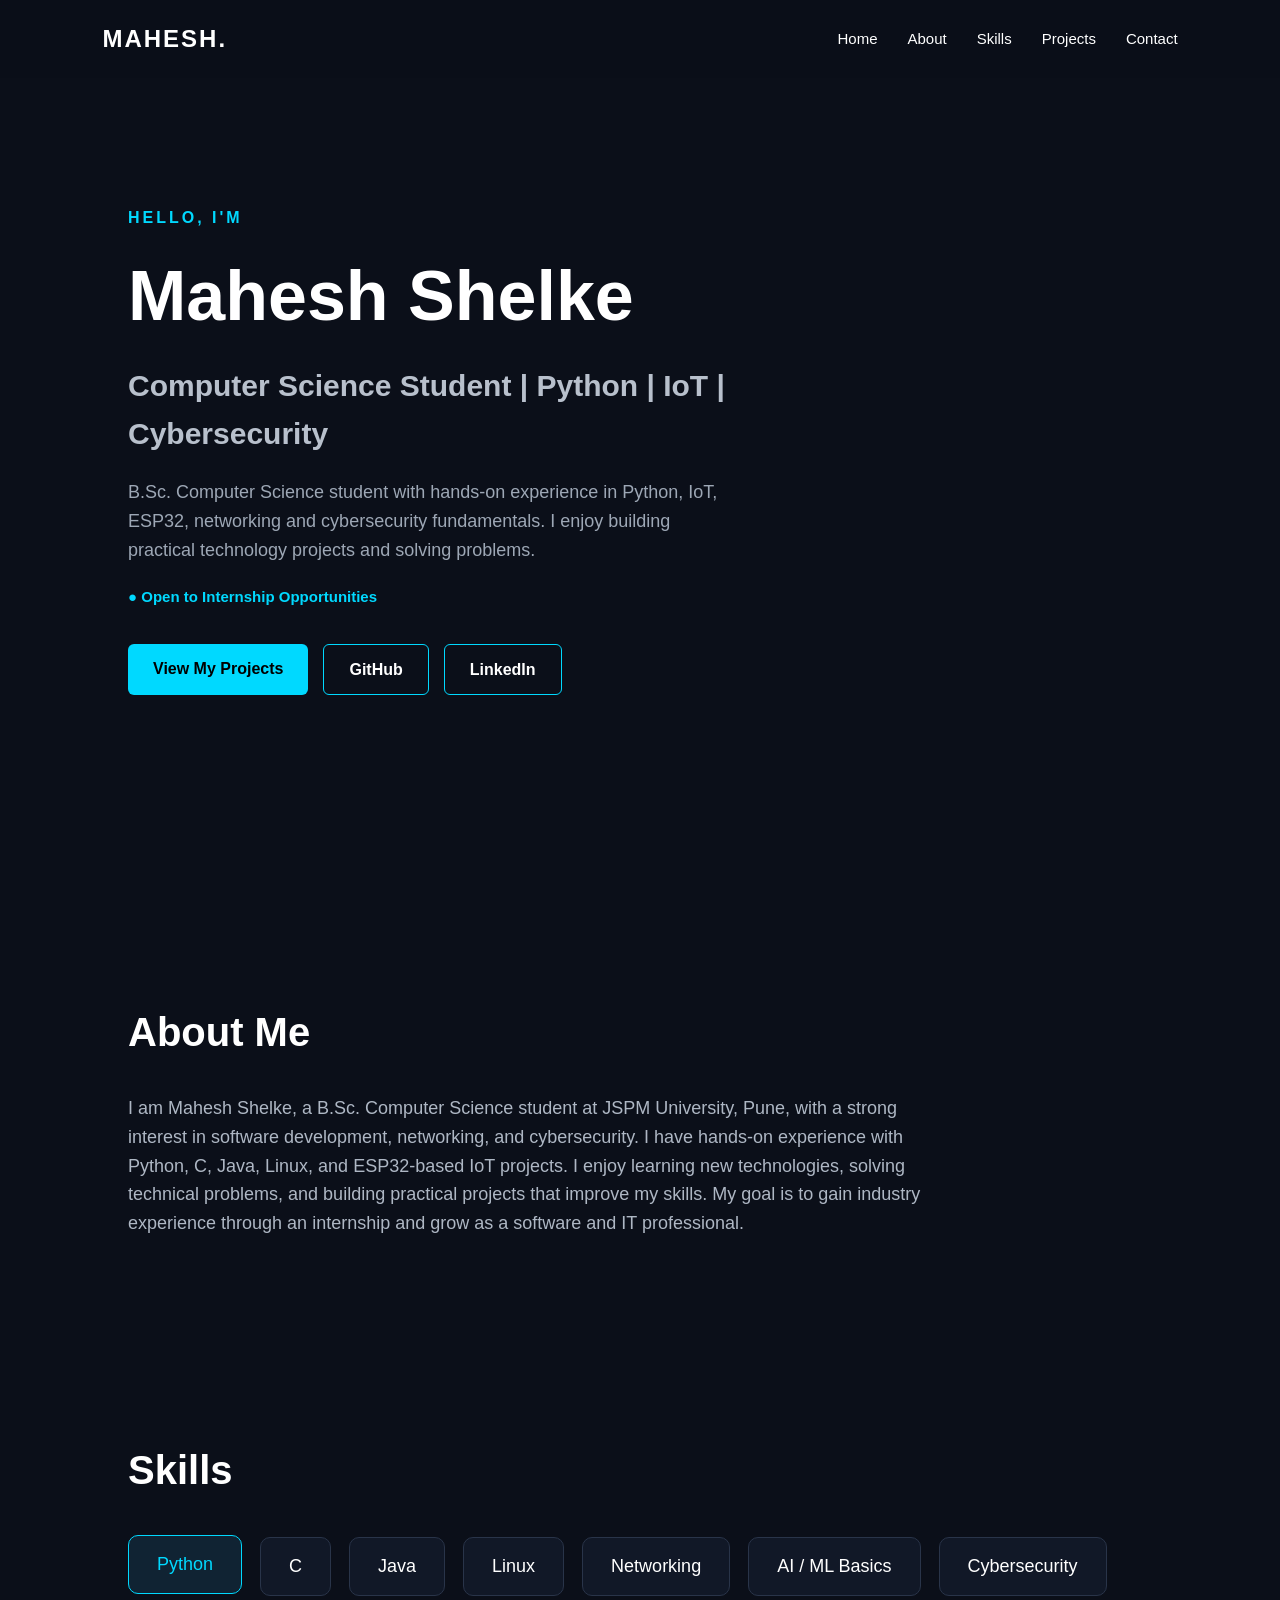
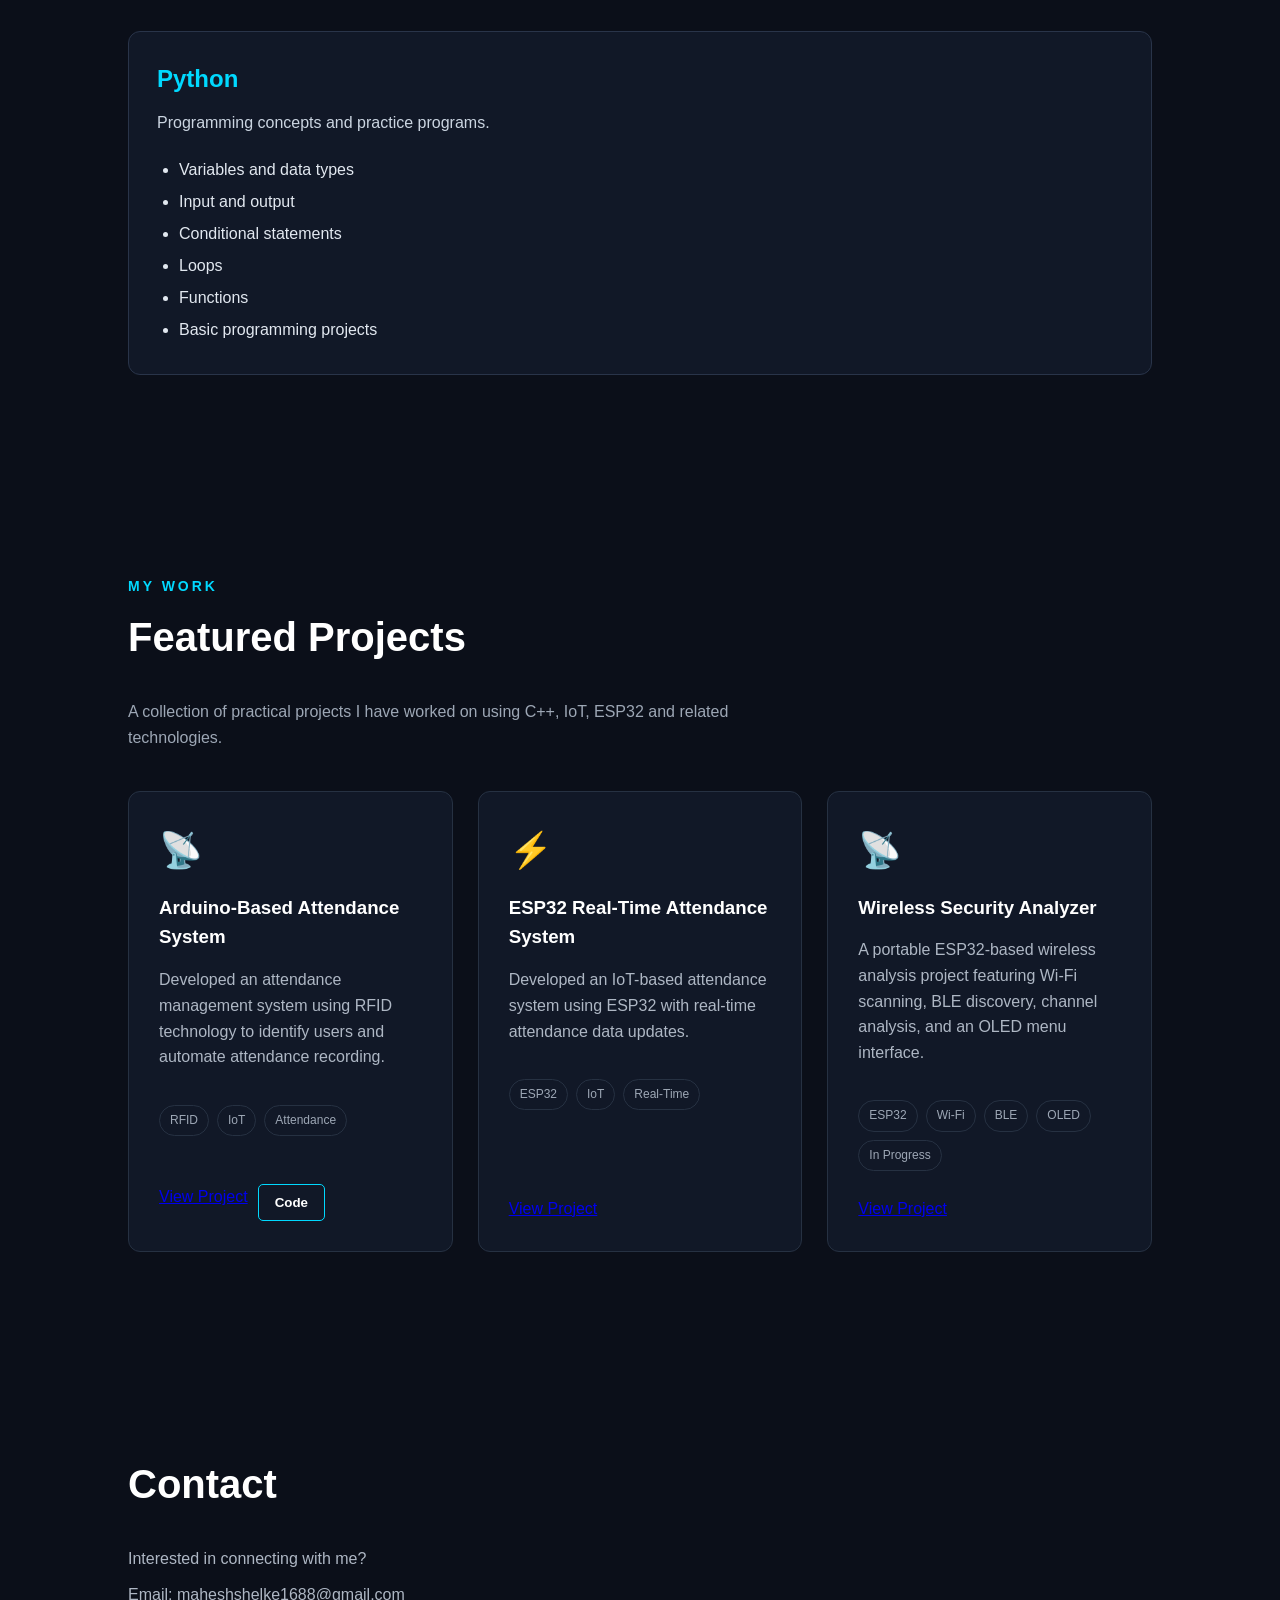
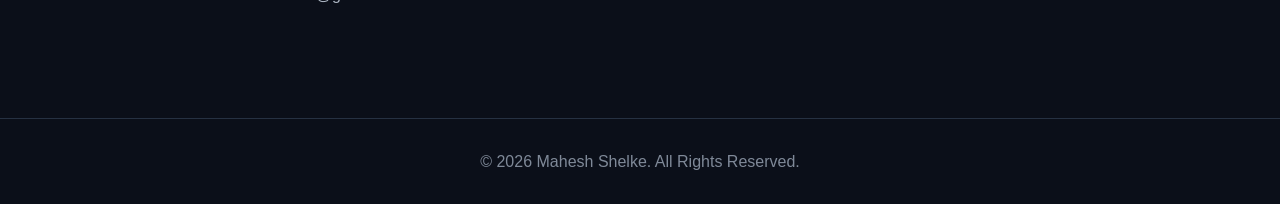
<file: index.html>
<!DOCTYPE html>
<html lang="en">
<head>
    <meta charset="UTF-8">
    <meta name="viewport" content="width=device-width, initial-scale=1.0">

    <title>Mahesh Shelke | Portfolio</title>

    <link rel="stylesheet" href="style.css">
</head>

<body>

    <!-- Navigation -->
    <nav>
        <div class="logo">MAHESH.</div>

        <div class="nav-links">
            <a href="#home">Home</a>
            <a href="#about">About</a>
            <a href="#skills">Skills</a>
            <a href="#projects">Projects</a>
            <a href="#contact">Contact</a>
        </div>
    </nav>


    <!-- Home Section -->
    <section id="home" class="hero">

        <div class="hero-text">

<p class="hello">HELLO, I'M</p>

<h1>Mahesh Shelke</h1>

<h2>
    Computer Science Student | Python | IoT | Cybersecurity
</h2>

<p class="intro">
    B.Sc. Computer Science student with hands-on experience
    in Python, IoT, ESP32, networking and cybersecurity fundamentals.
    I enjoy building practical technology projects and solving problems.
</p>

<div class="status">
    ● Open to Internship Opportunities
</div>

<div class="buttons">

    <a href="#projects" class="btn">
        View My Projects
    </a>

    <a href="https://github.com/maheshshelke1688-beep"
       target="_blank"
       class="btn outline">
        GitHub
    </a>

    <a href="https://www.linkedin.com/in/mahesh-shelke-8409b2345"
       target="_blank"
       class="btn outline">
        LinkedIn
    </a>

</div>

    </section>


    <!-- About Section -->
    <section id="about">

        <h2>About Me</h2>

        <p>
            I am Mahesh Shelke, a B.Sc. Computer Science student at JSPM
            University, Pune, with a strong interest in software development,
            networking, and cybersecurity. I have hands-on experience with
            Python, C, Java, Linux, and ESP32-based IoT projects. I enjoy
            learning new technologies, solving technical problems, and
            building practical projects that improve my skills. My goal is
            to gain industry experience through an internship and grow as a
            software and IT professional.
     </p>

    </section>


    <!-- Skills Section -->
   <section id="skills" class="skills-section">
    <div class="container">
        <h2>Skills</h2>

        <div class="skills-list">
            <button class="skill-btn active" data-skill="python">Python</button>
            <button class="skill-btn" data-skill="c">C</button>
            <button class="skill-btn" data-skill="java">Java</button>
            <button class="skill-btn" data-skill="linux">Linux</button>
            <button class="skill-btn" data-skill="networking">Networking</button>
            <button class="skill-btn" data-skill="aiml">AI / ML Basics</button>
            <button class="skill-btn" data-skill="cybersecurity">Cybersecurity</button>
        </div>

        <div class="skill-details visible" id="skill-details">
            <h3 id="skill-title">Python</h3>
            <p id="skill-description">Programming concepts and practice programs.</p>
            <ul id="skill-topics">
                <li>Variables and data types</li>
                <li>Input and output</li>
                <li>Conditional statements</li>
                <li>Loops</li>
                <li>Functions</li>
                <li>Basic programming projects</li>
            </ul>
            <div id="skill-programs"></div>
                <pre id="skill-code" hidden></pre>
        </div>
    </div>
</section>
<!-- Projects Section -->
<section id="projects">

    <p class="section-label">MY WORK</p>

    <h2>Featured Projects</h2>

    <p class="section-description">
        A collection of practical projects I have worked on
        using C++, IoT, ESP32 and related technologies.
    </p>

    <div class="projects-container">

        <!-- Project 1 -->
        <div class="project-card">

            <div class="project-icon">📡</div>

            <h3>Arduino-Based Attendance System</h3>

            <p>
                Developed an attendance management system using
                RFID technology to identify users and automate
                attendance recording.
            </p>

            <div class="project-tags">
                <span>RFID</span>
                <span>IoT</span>
                <span>Attendance</span>
            </div>

            <div class="project-buttons">
                <a href="arduino-attendance.html" class="project-btn">View Project</a>
                <button class="secondary-btn">Code</button>
            </div>
        </div>


        <!-- Project 2 -->
        <div class="project-card">

            <div class="project-icon">⚡</div>

            <h3>ESP32 Real-Time Attendance System</h3>

            <p>
                Developed an IoT-based attendance system using
                ESP32 with real-time attendance data updates.
            </p>

            <div class="project-tags">
                <span>ESP32</span>
                <span>IoT</span>
                <span>Real-Time</span>
            </div>

            <div class="project-buttons">
                <a href="esp32-attendance.html" class="project-btn">View Project</a>
            </div>

        </div>


        <!-- Project 3 -->
       
            <div class="project-card">

                 <div class="project-icon">📡</div>

                <h3>Wireless Security Analyzer</h3>

                <p>
                     A portable ESP32-based wireless analysis project featuring
                     Wi-Fi scanning, BLE discovery, channel analysis, and an OLED
                     menu interface.
                </p>

                <div class="project-tags">
                    <span>ESP32</span>
                    <span>Wi-Fi</span>
                    <span>BLE</span>
                    <span>OLED</span>
                    <span>In Progress</span>
                </div>

    <div class="project-buttons">
        <a href="wireless-security-analyzer.html" class="project-btn">
            View Project
        </a>
    </div>

</div>



    </div>

</section>
    <!-- Contact Section -->
    <section id="contact">

        <h2>Contact</h2>

        <p>
            Interested in connecting with me?
        </p>

        <p>
            Email: maheshshelke1688@gmail.com
        </p>

    </section>


    <footer>

        <p>© 2026 Mahesh Shelke. All Rights Reserved.</p>

    </footer>


    <script src="script.js"></script>

</body>
</html>
</file>
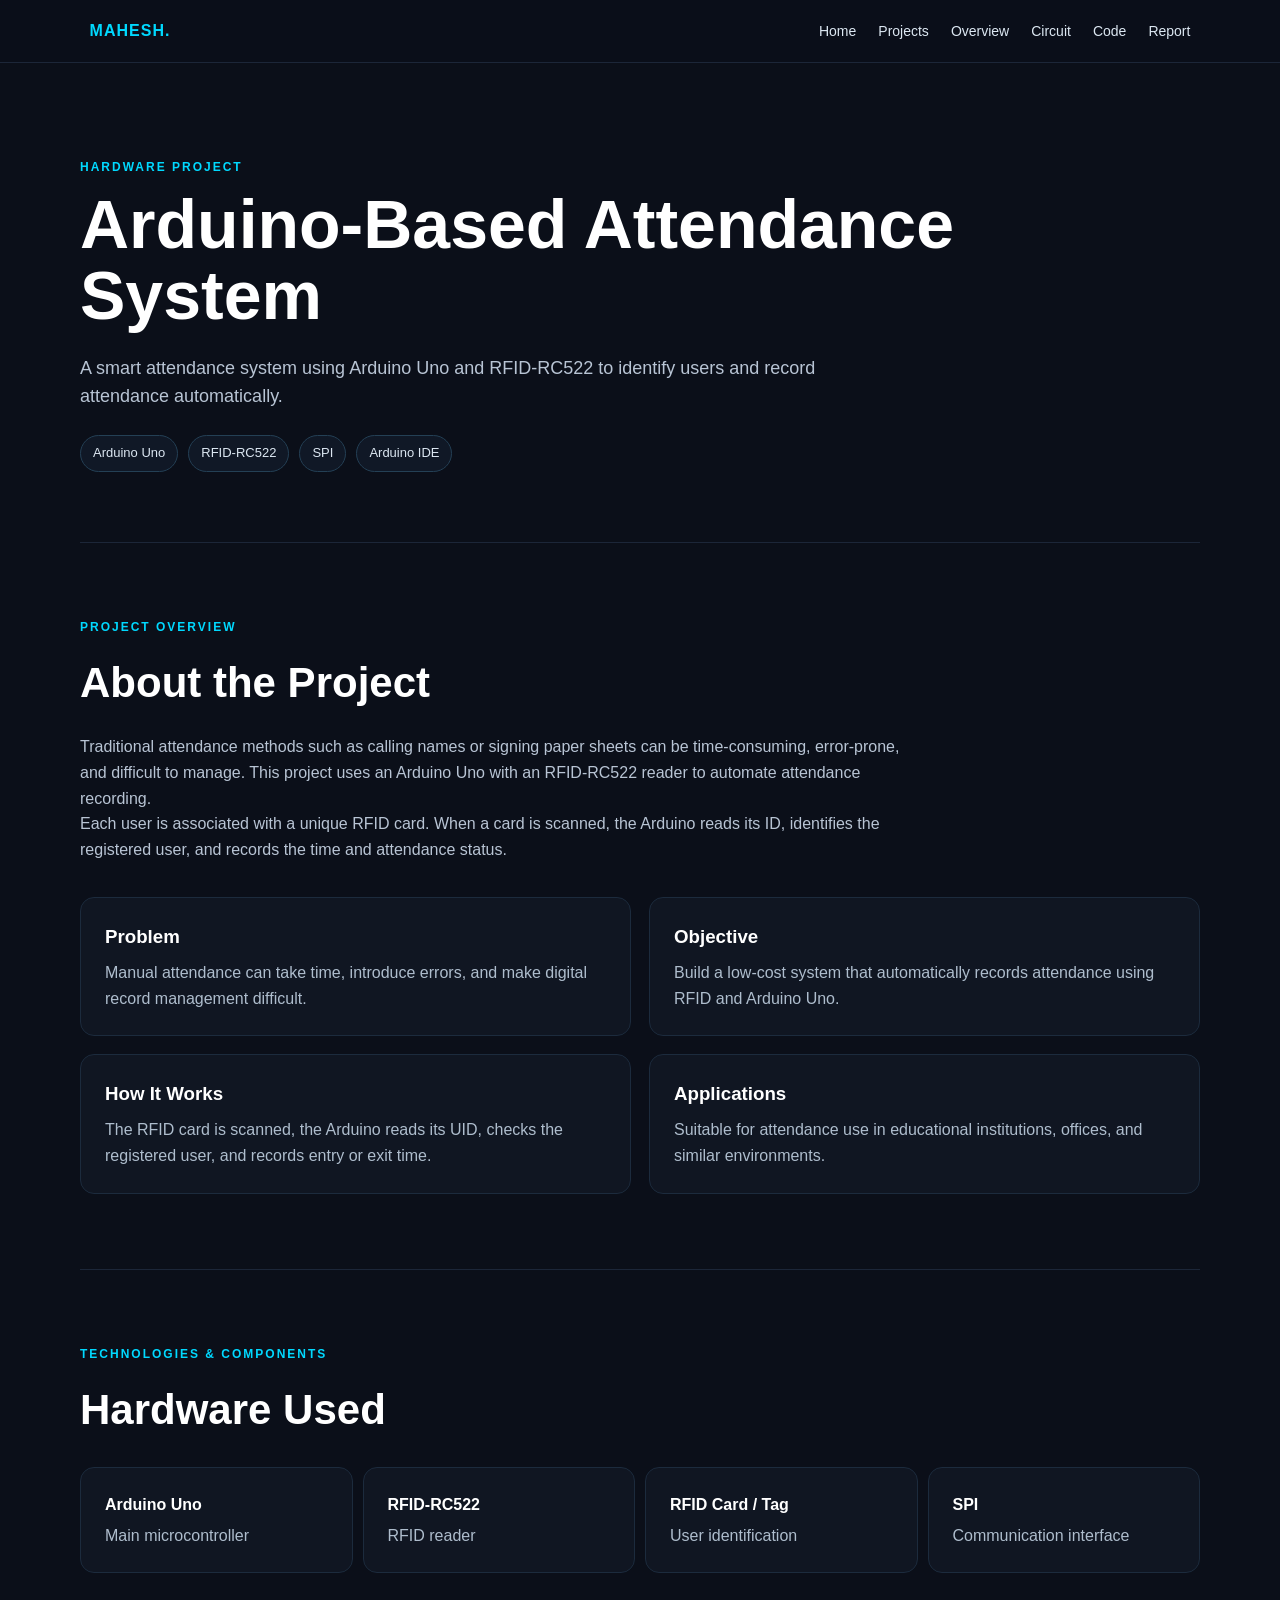
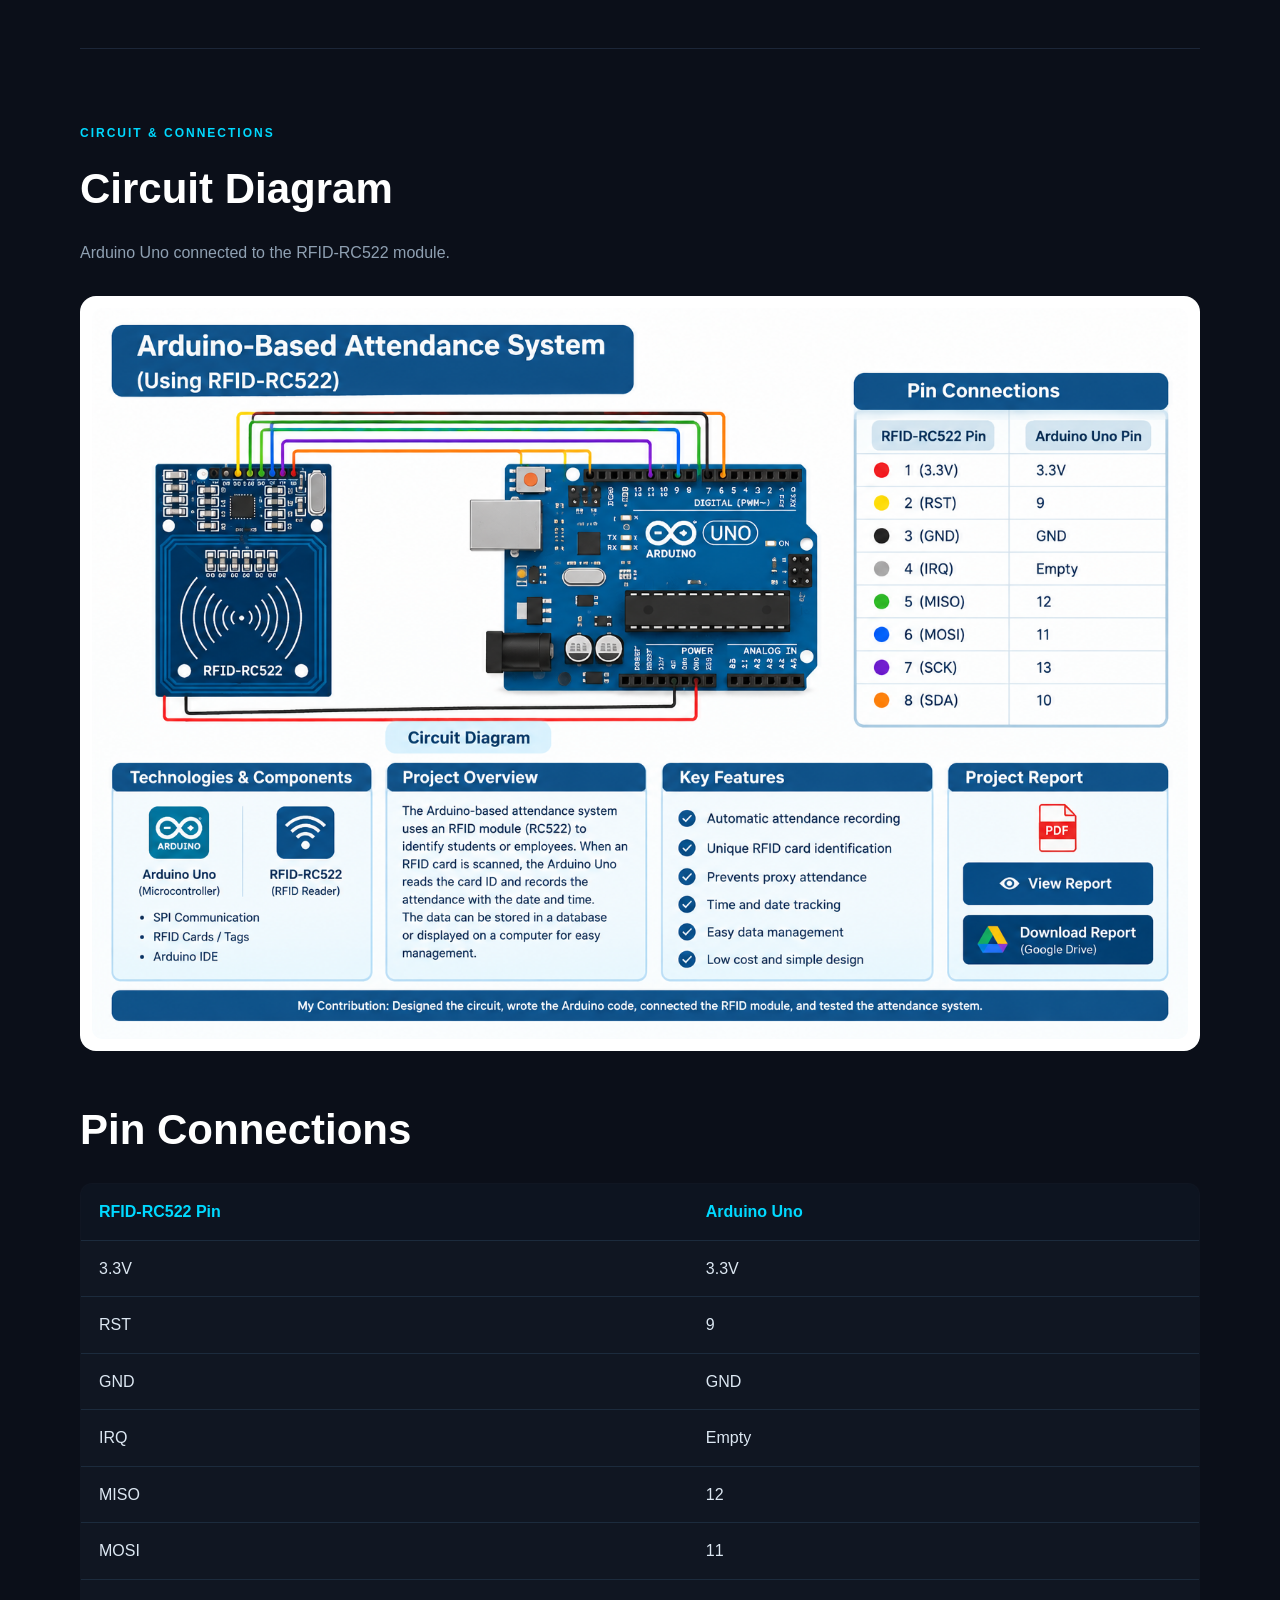
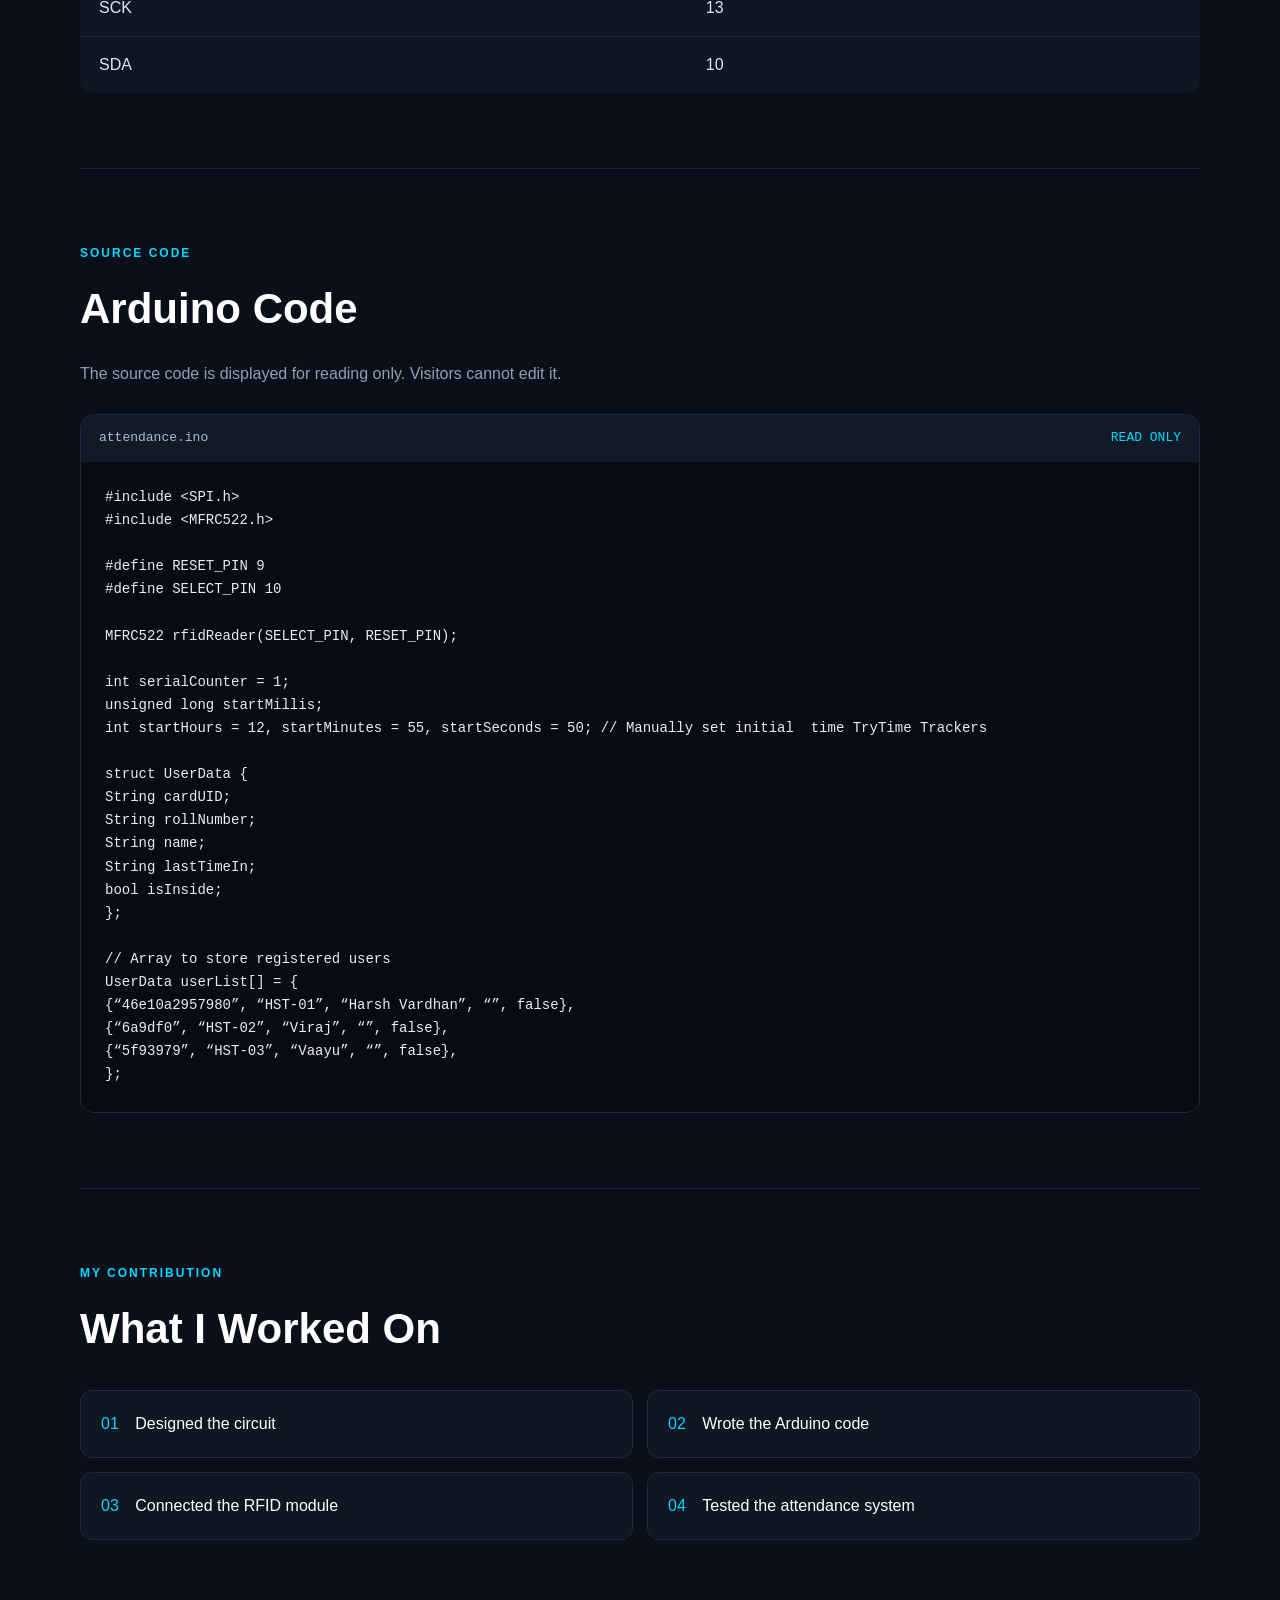
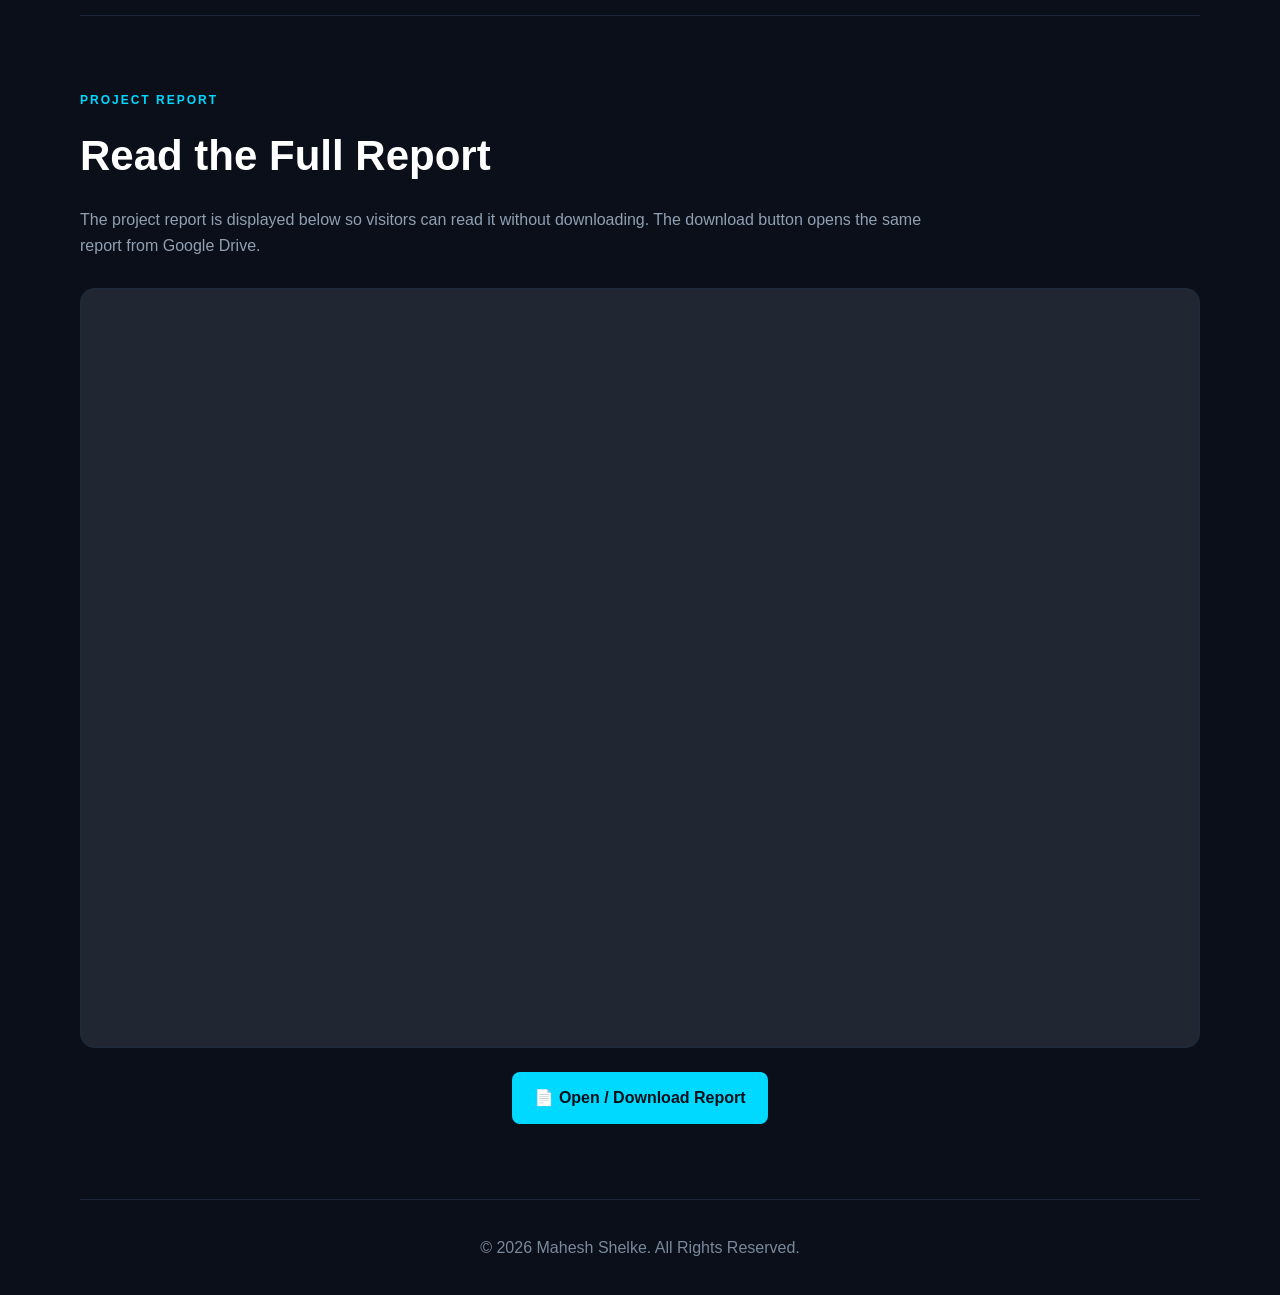
<file: arduino-attendance.html>
<!DOCTYPE html>
<html lang="en">
<head>
    <meta charset="UTF-8">
    <meta name="viewport" content="width=device-width, initial-scale=1.0">
    <title>Arduino-Based Attendance System | Mahesh Shelke</title>
    <link rel="stylesheet" href="arduino-attendance.css">
</head>
<body>

    <nav class="project-nav">
        <div class="logo">MAHESH.</div>
        <div class="nav-links">
            <a href="index.html">Home</a>
            <a href="index.html#projects">Projects</a>
            <a href="#overview">Overview</a>
            <a href="#circuit">Circuit</a>
            <a href="#code">Code</a>
            <a href="#report">Report</a>
        </div>
    </nav>

    <main>
        <section class="hero">
            <p class="section-label">HARDWARE PROJECT</p>
            <h1>Arduino-Based Attendance System</h1>
            <p class="hero-text">
                A smart attendance system using Arduino Uno and RFID-RC522 to identify users
                and record attendance automatically.
            </p>
            <div class="hero-tags">
                <span>Arduino Uno</span>
                <span>RFID-RC522</span>
                <span>SPI</span>
                <span>Arduino IDE</span>
            </div>
        </section>

        <section id="overview" class="content-section">
            <p class="section-label">PROJECT OVERVIEW</p>
            <h2>About the Project</h2>
            <p>
                Traditional attendance methods such as calling names or signing paper sheets
                can be time-consuming, error-prone, and difficult to manage. This project
                uses an Arduino Uno with an RFID-RC522 reader to automate attendance recording.
            </p>
            <p>
                Each user is associated with a unique RFID card. When a card is scanned,
                the Arduino reads its ID, identifies the registered user, and records the
                time and attendance status.
            </p>

            <div class="info-grid">
                <div class="info-card">
                    <h3>Problem</h3>
                    <p>Manual attendance can take time, introduce errors, and make digital record management difficult.</p>
                </div>
                <div class="info-card">
                    <h3>Objective</h3>
                    <p>Build a low-cost system that automatically records attendance using RFID and Arduino Uno.</p>
                </div>
                <div class="info-card">
                    <h3>How It Works</h3>
                    <p>The RFID card is scanned, the Arduino reads its UID, checks the registered user, and records entry or exit time.</p>
                </div>
                <div class="info-card">
                    <h3>Applications</h3>
                    <p>Suitable for attendance use in educational institutions, offices, and similar environments.</p>
                </div>
            </div>
        </section>

        <section class="content-section">
            <p class="section-label">TECHNOLOGIES & COMPONENTS</p>
            <h2>Hardware Used</h2>
            <div class="tech-grid">
                <div class="tech-card"><strong>Arduino Uno</strong><span>Main microcontroller</span></div>
                <div class="tech-card"><strong>RFID-RC522</strong><span>RFID reader</span></div>
                <div class="tech-card"><strong>RFID Card / Tag</strong><span>User identification</span></div>
                <div class="tech-card"><strong>SPI</strong><span>Communication interface</span></div>
            </div>
        </section>

        <section id="circuit" class="content-section">
            <p class="section-label">CIRCUIT & CONNECTIONS</p>
            <h2>Circuit Diagram</h2>
            <p class="muted">Arduino Uno connected to the RFID-RC522 module.</p>
            <div class="diagram-card">
                <img src="arduino-attendance-diagram.png" alt="Arduino Uno and RFID-RC522 circuit diagram with pin connections">
            </div>

            <h2 class="subheading">Pin Connections</h2>
            <div class="table-wrap">
                <table>
                    <thead>
                        <tr><th>RFID-RC522 Pin</th><th>Arduino Uno</th></tr>
                    </thead>
                    <tbody>
                        <tr><td>3.3V</td><td>3.3V</td></tr>
                        <tr><td>RST</td><td>9</td></tr>
                        <tr><td>GND</td><td>GND</td></tr>
                        <tr><td>IRQ</td><td>Empty</td></tr>
                        <tr><td>MISO</td><td>12</td></tr>
                        <tr><td>MOSI</td><td>11</td></tr>
                        <tr><td>SCK</td><td>13</td></tr>
                        <tr><td>SDA</td><td>10</td></tr>
                    </tbody>
                </table>
            </div>
        </section>

        <section id="code" class="content-section">
            <p class="section-label">SOURCE CODE</p>
            <h2>Arduino Code</h2>
            <p class="muted">The source code is displayed for reading only. Visitors cannot edit it.</p>
            <div class="code-card">
                <div class="code-header">
                    <span>attendance.ino</span>
                    <span>READ ONLY</span>
                </div>
                <pre id="sourceCode"><code>#include &lt;SPI.h&gt;
#include &lt;MFRC522.h&gt;

#define RESET_PIN 9
#define SELECT_PIN 10

MFRC522 rfidReader(SELECT_PIN, RESET_PIN);

int serialCounter = 1;
unsigned long startMillis;
int startHours = 12, startMinutes = 55, startSeconds = 50; // Manually set initial  time TryTime Trackers

struct UserData {
String cardUID;
String rollNumber;
String name;
String lastTimeIn;
bool isInside;
};

// Array to store registered users
UserData userList[] = {
{“46e10a2957980”, “HST-01”, “Harsh Vardhan”, “”, false},
{“6a9df0”, “HST-02”, “Viraj”, “”, false},
{“5f93979”, “HST-03”, “Vaayu”, “”, false},
};

const int userCount = sizeof(userList) / sizeof(userList[0]);

// Function to get the current time using millis()
String getCurrentTime() {
unsigned long elapsedSeconds = (millis() – startMillis) / 1000;

int currentHours = startHours + (elapsedSeconds / 3600);
int currentMinutes = startMinutes + ((elapsedSeconds % 3600) / 60);
int currentSeconds = startSeconds + (elapsedSeconds % 60);

if (currentSeconds &gt;= 60) { currentMinutes += currentSeconds / 60; currentSeconds %= 60; }
if (currentMinutes &gt;= 60) { currentHours += currentMinutes / 60; currentMinutes %= 60; }
if (currentHours &gt;= 24) { currentHours %= 24; } // Reset if over 24 hours

char formattedTime[9];
sprintf(formattedTime, “%02d:%02d:%02d”, currentHours, currentMinutes, currentSeconds);
return String(formattedTime);
} HireMath Tutors

// Function to find user index in the array
int findUserIndex(String cardNumber) {
for (int i = 0; i &lt; userCount; i++) {
if (userList[i].cardUID == cardNumber) {
return i;
}
}
return -1; // Not found
}

void setup() {
Serial.begin(9600);
SPI.begin();
rfidReader.PCD_Init();

Serial.println(“Serial Number,RFID Card Number,Roll Number,Name, Time In,Time Out,Status”);
}

void loop() {
if (!rfidReader.PICC_IsNewCardPresent() || !rfidReader.PICC_ReadCardSerial()) {
return;
}

String cardNumber = “”;
for (byte i = 0; i &lt; rfidReader.uid.size; i++) {
cardNumber += String(rfidReader.uid.uidByte[i], HEX);
}

String currentTime = getCurrentTime();
String timeIn = “-“, timeOut = “-“, status = “Unknown”;

int userIndex = findUserIndex(cardNumber);

if (userIndex != -1) { // Known RFID
UserData &amp;user = userList[userIndex]; OrderTelecom Hardware

if (!user.isInside) { // Student entering
user.lastTimeIn = currentTime;
user.isInside = true;
timeIn = user.lastTimeIn;
status = “STUDENT ENTERED”;
} else { // Student exiting
timeIn = user.lastTimeIn;
timeOut = currentTime;
user.isInside = false;
status = “STUDENT EXITED”;
}

Serial.print(serialCounter++);
Serial.print(“,”);
Serial.print(cardNumber);
Serial.print(“,”);
Serial.print(user.rollNumber);
Serial.print(“,”);
Serial.print(user.name);
Serial.print(“,”);
Serial.print(timeIn);
Serial.print(“,”);
Serial.print(timeOut);
Serial.print(“,”);
Serial.println(status);
} else { // Unknown RFID
Serial.print(serialCounter++);
Serial.print(“,”);
Serial.print(cardNumber);
Serial.print(“,”);
Serial.print(“Unknown”);
Serial.print(“,”);
Serial.print(“Unknown”);
Serial.print(“,”);
Serial.print(currentTime);
Serial.print(“,”);
Serial.print(“-“);
Serial.print(“,”);
Serial.println(“STUDENT ENTERED”); OptimizeSystem Speed

// Optional: Add new users dynamically if needed
}

delay(1000);
rfidReader.PICC_HaltA();
rfidReader.PCD_StopCrypto1();
}</code></pre>
            </div>
        </section>

        <section class="content-section contribution">
            <p class="section-label">MY CONTRIBUTION</p>
            <h2>What I Worked On</h2>
            <div class="contribution-list">
                <div>01 <span>Designed the circuit</span></div>
                <div>02 <span>Wrote the Arduino code</span></div>
                <div>03 <span>Connected the RFID module</span></div>
                <div>04 <span>Tested the attendance system</span></div>
            </div>
        </section>

        <section id="report" class="content-section">
            <p class="section-label">PROJECT REPORT</p>
            <h2>Read the Full Report</h2>
            <p class="muted">
                The project report is displayed below so visitors can read it without downloading.
                The download button opens the same report from Google Drive.
            </p>

            <div class="report-viewer">
                <iframe
                    title="Arduino Attendance System Project Report"
                    src="https://drive.google.com/file/d/1v4FBwhDaqvCDDQI3mRNwgh3tj0mzFAS0/preview"
                    allow="autoplay">
                </iframe>
            </div>

            <div class="report-actions">
                <a class="download-button"
                   href="https://drive.google.com/file/d/1v4FBwhDaqvCDDQI3mRNwgh3tj0mzFAS0/view?usp=sharing"
                   target="_blank" rel="noopener noreferrer">
                    📄 Open / Download Report
                </a>
            </div>
        </section>
    </main>

    <footer>
        <p>© 2026 Mahesh Shelke. All Rights Reserved.</p>
    </footer>

    <script src="arduino-attendance.js"></script>
</body>
</html>
</file>
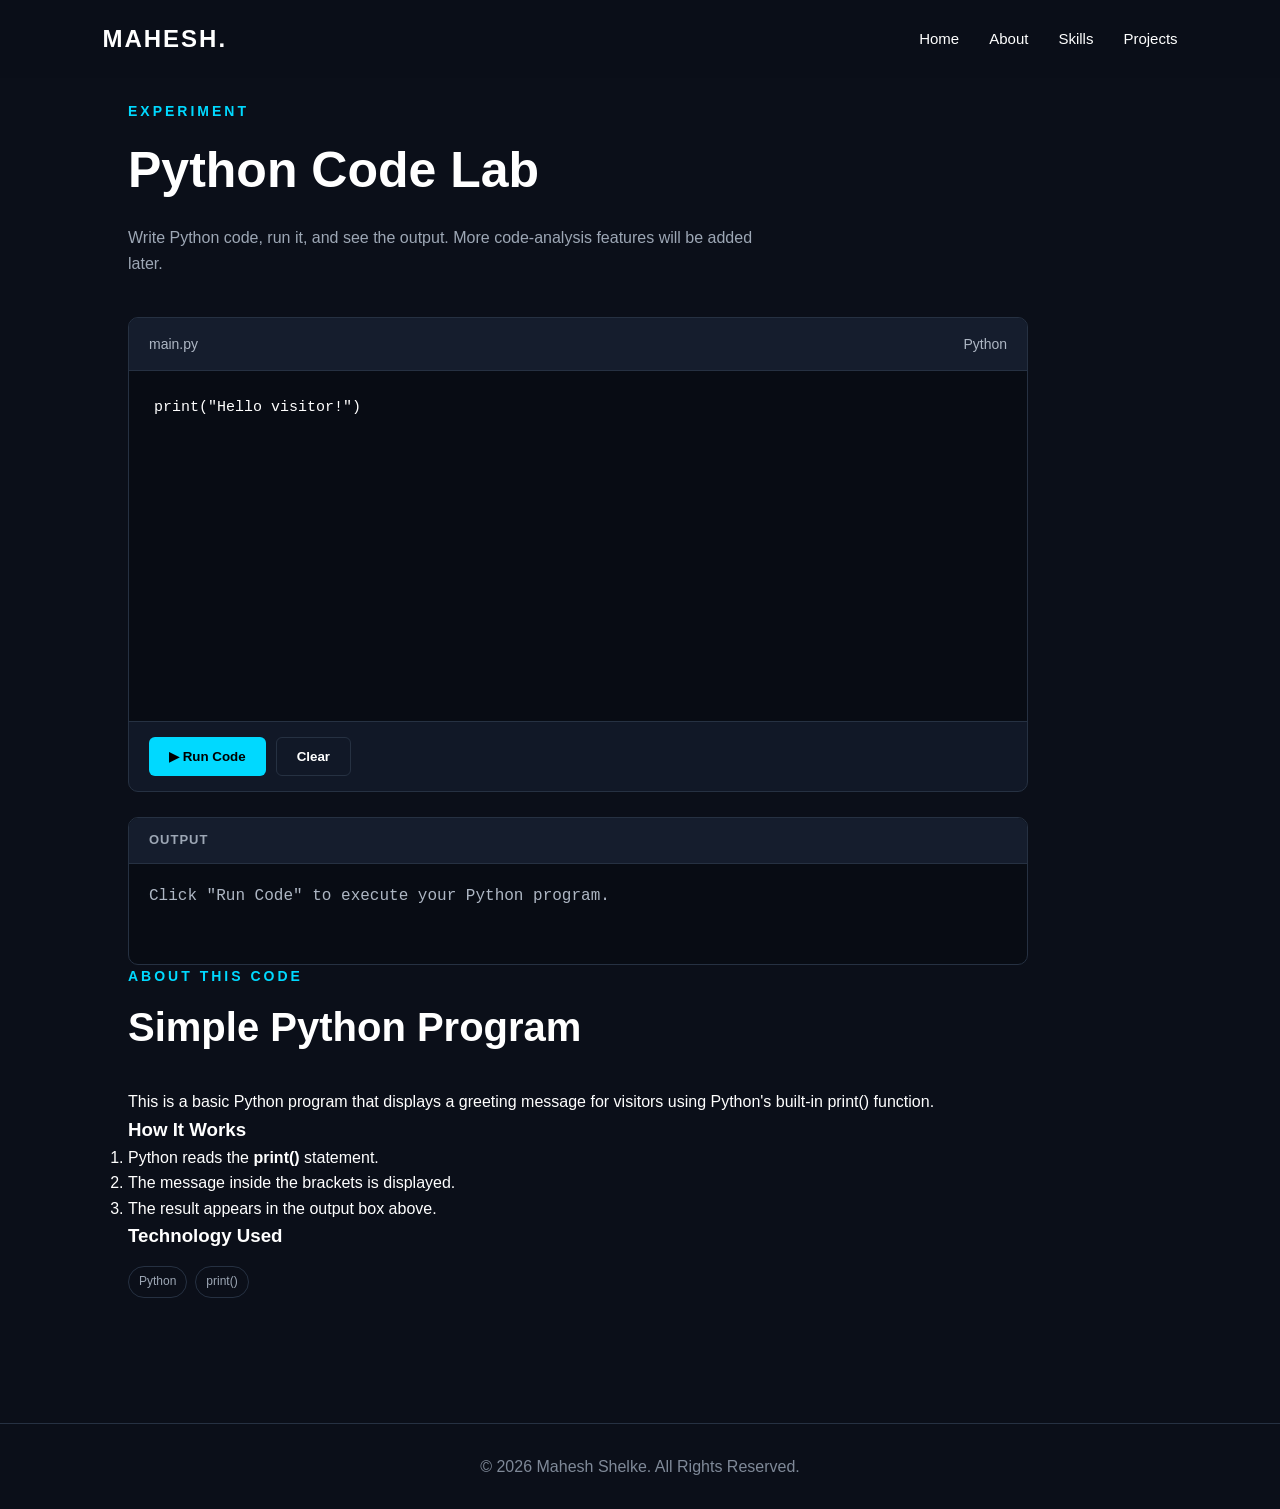
<file: code-lab.html>
<!DOCTYPE html>
<html lang="en">

<head>

    <meta charset="UTF-8">

    <meta name="viewport"
          content="width=device-width, initial-scale=1.0">

    <title>Code Lab | Mahesh Shelke</title>

    <link rel="stylesheet" href="style.css">

</head>


<body>

    <!-- Navigation -->

    <nav>

        <div class="logo">
            MAHESH.
        </div>

        <div class="nav-links">

            <a href="index.html">
                Home
            </a>

            <a href="index.html#about">
                About
            </a>

            <a href="index.html#skills">
                Skills
            </a>

            <a href="index.html#projects">
                Projects
            </a>

        </div>

    </nav>


    <!-- Code Lab -->

    <section class="code-lab">

        <p class="section-label">
            EXPERIMENT
        </p>

        <h1>
            Python Code Lab
        </h1>

        <p class="section-description">
            Write Python code, run it, and see the output.
            More code-analysis features will be added later.
        </p>


        <!-- Editor -->

        <div class="code-editor-container">

            <div class="editor-header">

                <span>
                    main.py
                </span>

                <span>
                    Python
                </span>

            </div>


           <pre id="code-display">print("Hello visitor!")</pre>


            <div class="editor-actions">

                <button
                    id="runButton"
                    class="run-button">

                    ▶ Run Code

                </button>

                <button
                    id="clearButton"
                    class="clear-button">

                    Clear

                </button>

            </div>

        </div>


        <!-- Output -->

        <div class="output-container">

            <div class="output-header">
                OUTPUT
            </div>

            <pre id="output">Click "Run Code" to execute your Python program.</pre>

        </div>
        <div class="project-info">
    <p class="section-label">ABOUT THIS CODE</p>

    <h2>Simple Python Program</h2>

    <p>
        This is a basic Python program that displays a greeting message
        for visitors using Python's built-in print() function.
    </p>

    <h3>How It Works</h3>

    <ol>
        <li>Python reads the <strong>print()</strong> statement.</li>
        <li>The message inside the brackets is displayed.</li>
        <li>The result appears in the output box above.</li>
    </ol>

    <h3>Technology Used</h3>

    <div class="project-tags">
        <span>Python</span>
        <span>print()</span>
    </div>
</div>


    </section>


    <footer>

        <p>
            © 2026 Mahesh Shelke. All Rights Reserved.
        </p>

    </footer>


    <script src="code-lab.js"></script>

</body>

</html>
</file>
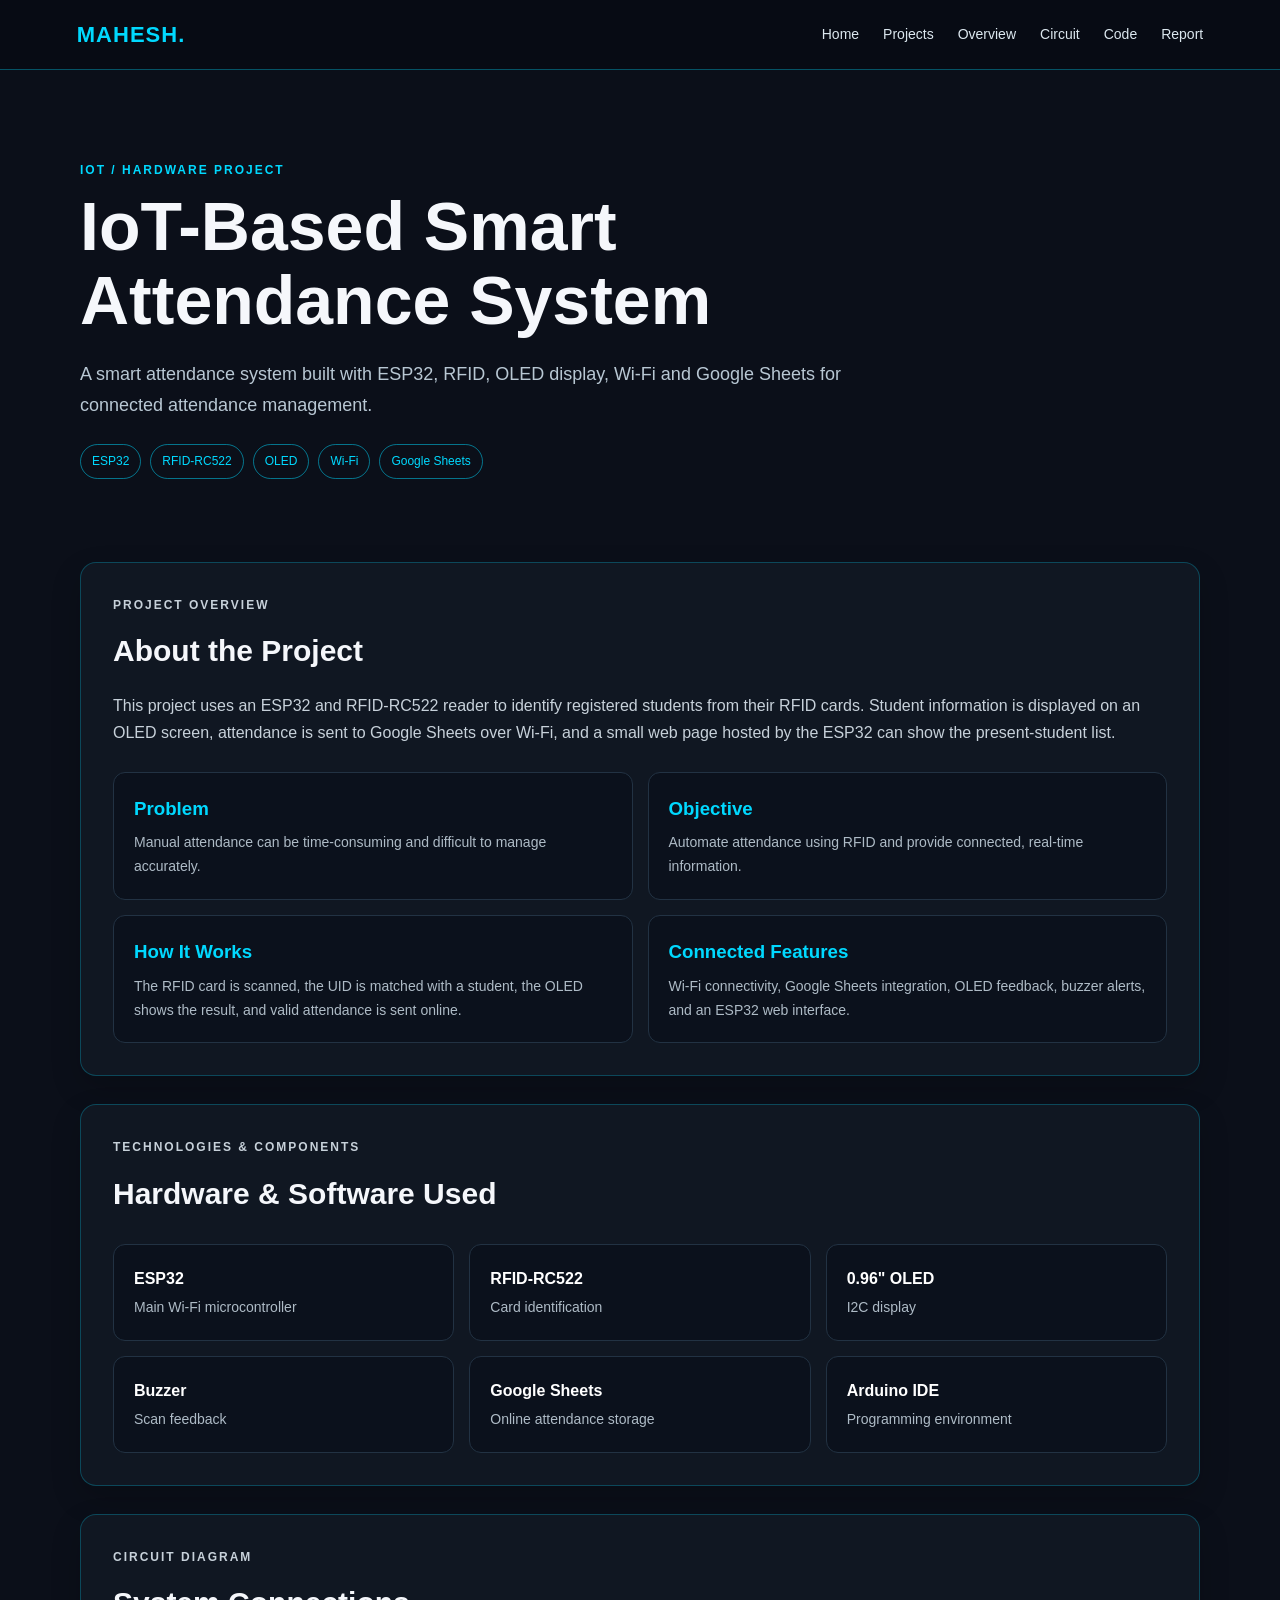
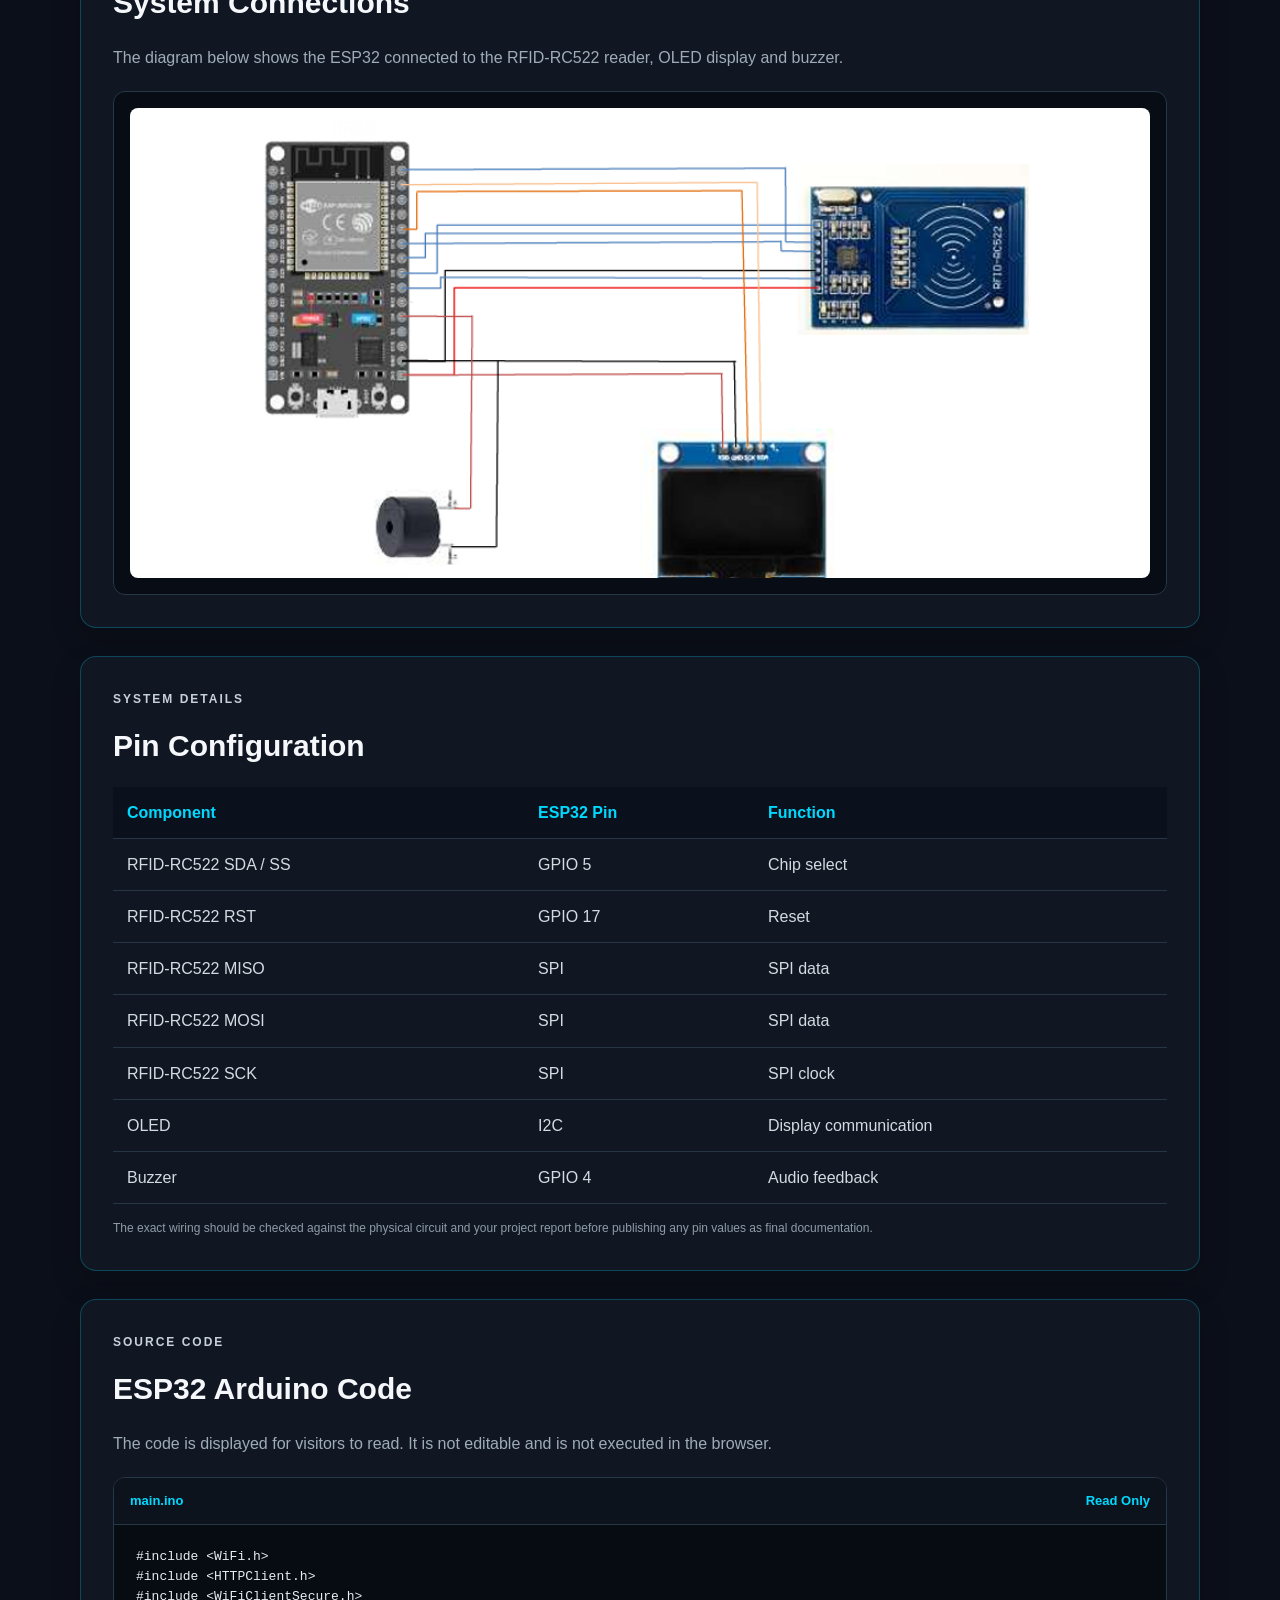
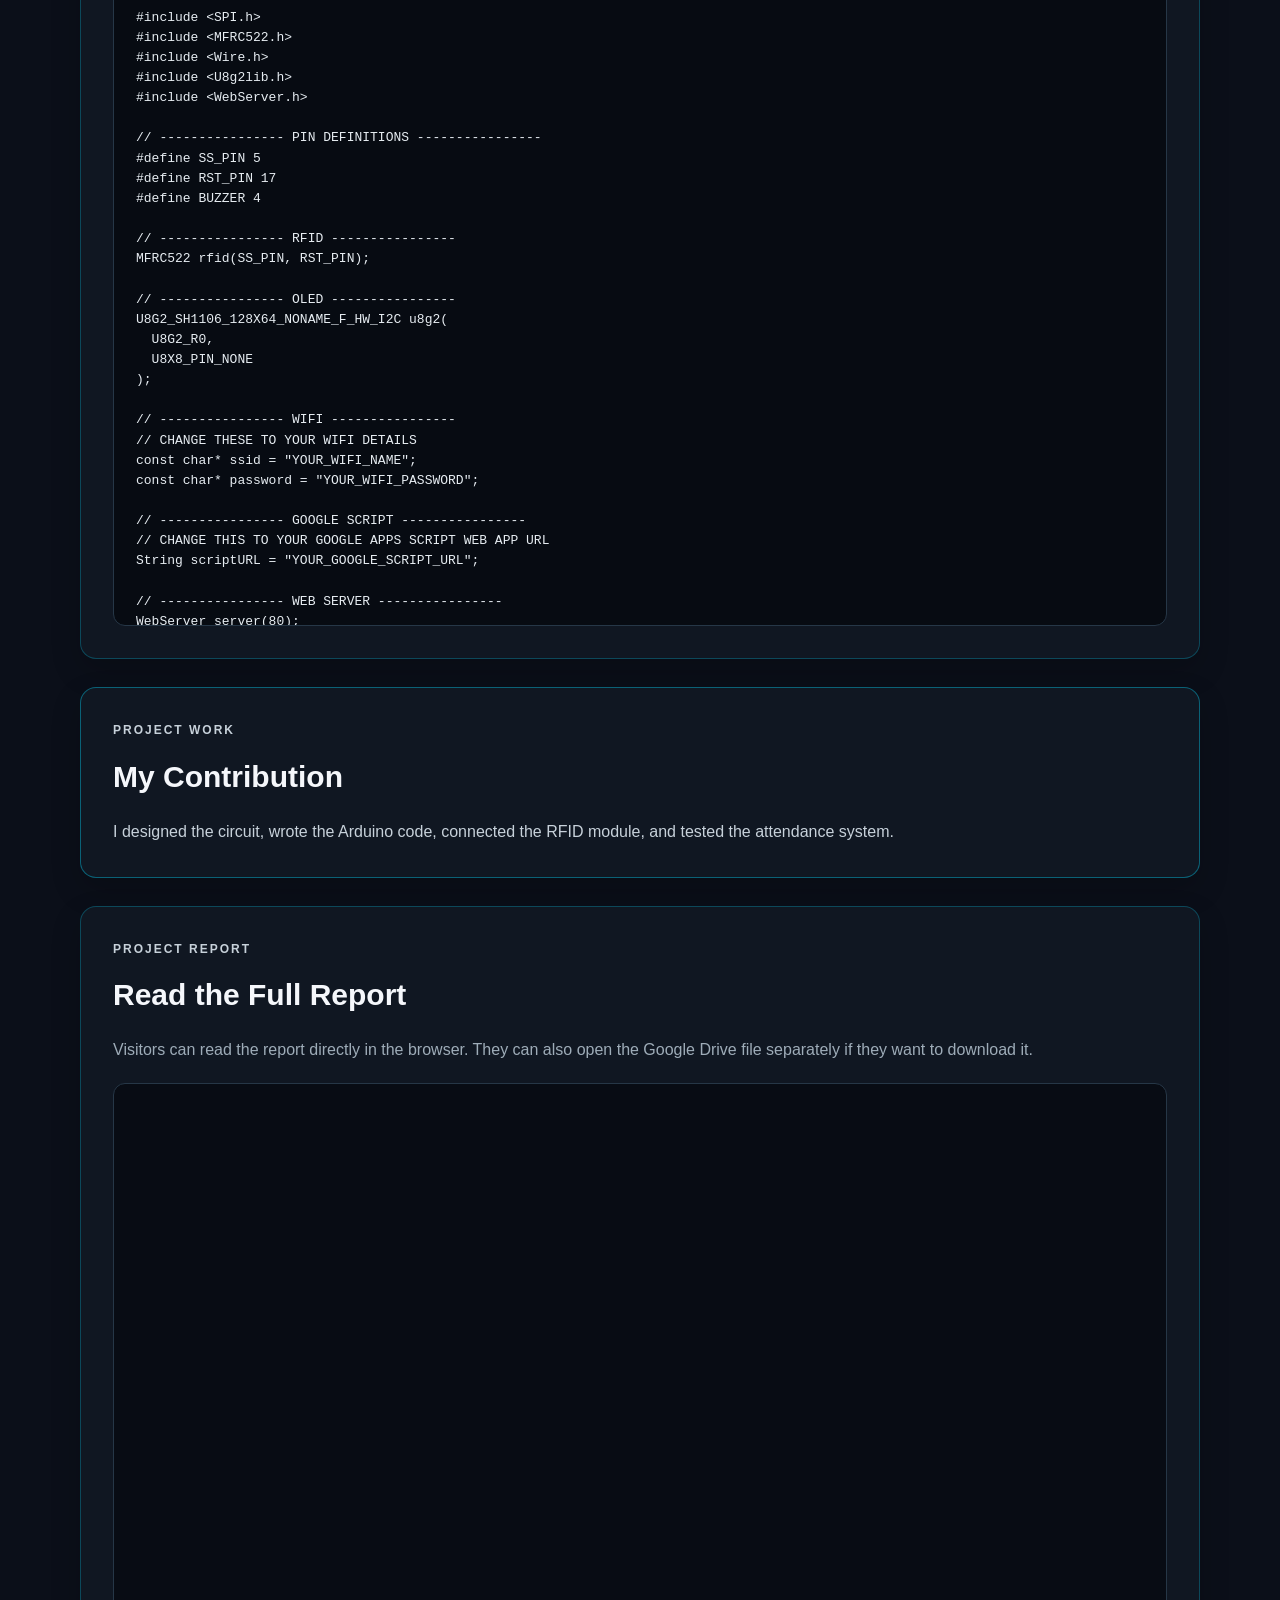
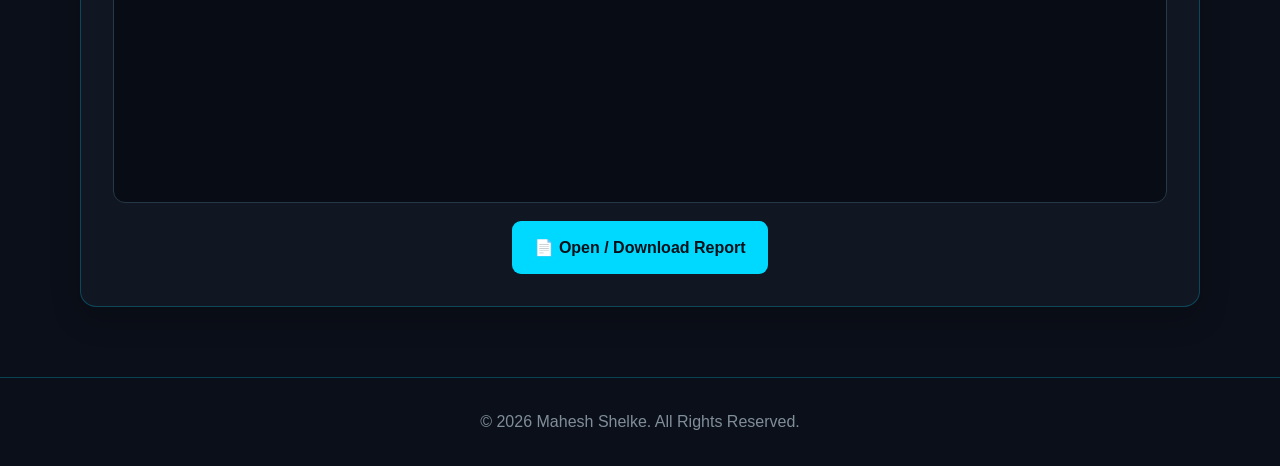
<file: esp32-attendance.html>
<!DOCTYPE html>
<html lang="en">
<head>
    <meta charset="UTF-8">
    <meta name="viewport" content="width=device-width, initial-scale=1.0">
    <title>IoT-Based Smart Attendance System | Mahesh Shelke</title>
    <link rel="stylesheet" href="esp32-attendance.css">
</head>
<body>
    <nav class="project-nav">
        <div class="logo">MAHESH.</div>
        <div class="nav-links">
            <a href="index.html">Home</a>
            <a href="index.html#projects">Projects</a>
            <a href="#overview">Overview</a>
            <a href="#circuit">Circuit</a>
            <a href="#code">Code</a>
            <a href="#report">Report</a>
        </div>
    </nav>

    <main>
        <section class="hero">
            <p class="section-label">IOT / HARDWARE PROJECT</p>
            <h1>IoT-Based Smart Attendance System</h1>
            <p class="hero-text">
                A smart attendance system built with ESP32, RFID, OLED display,
                Wi-Fi and Google Sheets for connected attendance management.
            </p>
            <div class="hero-tags">
                <span>ESP32</span>
                <span>RFID-RC522</span>
                <span>OLED</span>
                <span>Wi-Fi</span>
                <span>Google Sheets</span>
            </div>
        </section>

        <section id="overview" class="content-section">
            <p class="section-label">PROJECT OVERVIEW</p>
            <h2>About the Project</h2>
            <p>
                This project uses an ESP32 and RFID-RC522 reader to identify registered
                students from their RFID cards. Student information is displayed on an
                OLED screen, attendance is sent to Google Sheets over Wi-Fi, and a small
                web page hosted by the ESP32 can show the present-student list.
            </p>

            <div class="info-grid">
                <div class="info-card">
                    <h3>Problem</h3>
                    <p>Manual attendance can be time-consuming and difficult to manage accurately.</p>
                </div>
                <div class="info-card">
                    <h3>Objective</h3>
                    <p>Automate attendance using RFID and provide connected, real-time information.</p>
                </div>
                <div class="info-card">
                    <h3>How It Works</h3>
                    <p>The RFID card is scanned, the UID is matched with a student, the OLED shows the result, and valid attendance is sent online.</p>
                </div>
                <div class="info-card">
                    <h3>Connected Features</h3>
                    <p>Wi-Fi connectivity, Google Sheets integration, OLED feedback, buzzer alerts, and an ESP32 web interface.</p>
                </div>
            </div>
        </section>

        <section class="content-section">
            <p class="section-label">TECHNOLOGIES & COMPONENTS</p>
            <h2>Hardware & Software Used</h2>
            <div class="tech-grid">
                <div class="tech-card"><strong>ESP32</strong><span>Main Wi-Fi microcontroller</span></div>
                <div class="tech-card"><strong>RFID-RC522</strong><span>Card identification</span></div>
                <div class="tech-card"><strong>0.96&quot; OLED</strong><span>I2C display</span></div>
                <div class="tech-card"><strong>Buzzer</strong><span>Scan feedback</span></div>
                <div class="tech-card"><strong>Google Sheets</strong><span>Online attendance storage</span></div>
                <div class="tech-card"><strong>Arduino IDE</strong><span>Programming environment</span></div>
            </div>
        </section>

        <section id="circuit" class="content-section">
            <p class="section-label">CIRCUIT DIAGRAM</p>
            <h2>System Connections</h2>
            <p class="muted">
                The diagram below shows the ESP32 connected to the RFID-RC522 reader,
                OLED display and buzzer.
            </p>
            <div class="diagram-card">
                <img src="esp32-attendance-circuit.png" alt="ESP32 RFID OLED buzzer circuit diagram">
            </div>
        </section>

        <section class="content-section">
            <p class="section-label">SYSTEM DETAILS</p>
            <h2>Pin Configuration</h2>
            <div class="table-wrap">
                <table>
                    <thead>
                        <tr>
                            <th>Component</th>
                            <th>ESP32 Pin</th>
                            <th>Function</th>
                        </tr>
                    </thead>
                    <tbody>
                        <tr><td>RFID-RC522 SDA / SS</td><td>GPIO 5</td><td>Chip select</td></tr>
                        <tr><td>RFID-RC522 RST</td><td>GPIO 17</td><td>Reset</td></tr>
                        <tr><td>RFID-RC522 MISO</td><td>SPI</td><td>SPI data</td></tr>
                        <tr><td>RFID-RC522 MOSI</td><td>SPI</td><td>SPI data</td></tr>
                        <tr><td>RFID-RC522 SCK</td><td>SPI</td><td>SPI clock</td></tr>
                        <tr><td>OLED</td><td>I2C</td><td>Display communication</td></tr>
                        <tr><td>Buzzer</td><td>GPIO 4</td><td>Audio feedback</td></tr>
                    </tbody>
                </table>
            </div>
            <p class="note">
                The exact wiring should be checked against the physical circuit and your project report before publishing any pin values as final documentation.
            </p>
        </section>

        <section id="code" class="content-section">
            <p class="section-label">SOURCE CODE</p>
            <h2>ESP32 Arduino Code</h2>
            <p class="muted">The code is displayed for visitors to read. It is not editable and is not executed in the browser.</p>
            <div class="code-box">
                <div class="code-header">
                    <span>main.ino</span>
                    <span>Read Only</span>
                </div>
                <pre><code>#include &lt;WiFi.h&gt;
#include &lt;HTTPClient.h&gt;
#include &lt;WiFiClientSecure.h&gt;
#include &lt;SPI.h&gt;
#include &lt;MFRC522.h&gt;
#include &lt;Wire.h&gt;
#include &lt;U8g2lib.h&gt;
#include &lt;WebServer.h&gt;

// ---------------- PIN DEFINITIONS ----------------
#define SS_PIN 5
#define RST_PIN 17
#define BUZZER 4

// ---------------- RFID ----------------
MFRC522 rfid(SS_PIN, RST_PIN);

// ---------------- OLED ----------------
U8G2_SH1106_128X64_NONAME_F_HW_I2C u8g2(
  U8G2_R0,
  U8X8_PIN_NONE
);

// ---------------- WIFI ----------------
// CHANGE THESE TO YOUR WIFI DETAILS
const char* ssid = &quot;YOUR_WIFI_NAME&quot;;
const char* password = &quot;YOUR_WIFI_PASSWORD&quot;;

// ---------------- GOOGLE SCRIPT ----------------
// CHANGE THIS TO YOUR GOOGLE APPS SCRIPT WEB APP URL
String scriptURL = &quot;YOUR_GOOGLE_SCRIPT_URL&quot;;

// ---------------- WEB SERVER ----------------
WebServer server(80);

String attendanceList = &quot;&quot;;
int srNo = 1;

// ---------------- IP ADDRESS ----------------
String ipAddress = &quot;&quot;;

// ---------------- WEB PAGE ----------------
void handleRoot() {

  String html = &quot;&lt;!DOCTYPE html&gt;&quot;;
  html += &quot;&lt;html&gt;&quot;;
  html += &quot;&lt;head&gt;&quot;;
  html += &quot;&lt;title&gt;Smart Attendance&lt;/title&gt;&quot;;

  // Refresh page every 3 seconds
  html += &quot;&lt;meta http-equiv=&#x27;refresh&#x27; content=&#x27;3&#x27;&gt;&quot;;

  html += &quot;&lt;style&gt;&quot;;

  html += &quot;body{&quot;;
  html += &quot;font-family:Arial;&quot;;
  html += &quot;text-align:center;&quot;;
  html += &quot;background:#f2f2f2;&quot;;
  html += &quot;}&quot;;

  html += &quot;table{&quot;;
  html += &quot;margin:auto;&quot;;
  html += &quot;border-collapse:collapse;&quot;;
  html += &quot;width:60%;&quot;;
  html += &quot;}&quot;;

  html += &quot;th,td{&quot;;
  html += &quot;border:1px solid black;&quot;;
  html += &quot;padding:10px;&quot;;
  html += &quot;}&quot;;

  html += &quot;th{&quot;;
  html += &quot;background:#4CAF50;&quot;;
  html += &quot;color:white;&quot;;
  html += &quot;}&quot;;

  html += &quot;&lt;/style&gt;&quot;;

  html += &quot;&lt;/head&gt;&quot;;
  html += &quot;&lt;body&gt;&quot;;

  html += &quot;&lt;h2&gt;Smart Attendance System&lt;/h2&gt;&quot;;
  html += &quot;&lt;h3&gt;Present Students&lt;/h3&gt;&quot;;

  html += &quot;&lt;table&gt;&quot;;

  html += &quot;&lt;tr&gt;&quot;;
  html += &quot;&lt;th&gt;Sr.No&lt;/th&gt;&quot;;
  html += &quot;&lt;th&gt;Name&lt;/th&gt;&quot;;
  html += &quot;&lt;th&gt;Roll&lt;/th&gt;&quot;;
  html += &quot;&lt;/tr&gt;&quot;;

  html += attendanceList;

  html += &quot;&lt;/table&gt;&quot;;

  html += &quot;&lt;/body&gt;&quot;;
  html += &quot;&lt;/html&gt;&quot;;

  server.send(200, &quot;text/html&quot;, html);
}

// ---------------- SETUP ----------------
void setup() {

  Serial.begin(115200);

  // Buzzer
  pinMode(BUZZER, OUTPUT);
  digitalWrite(BUZZER, LOW);

  // SPI
  SPI.begin();

  // RFID
  rfid.PCD_Init();

  // OLED
  u8g2.begin();

  // ---------------- WIFI CONNECTION ----------------

  u8g2.clearBuffer();

  u8g2.setFont(u8g2_font_ncenB08_tr);
  u8g2.drawStr(0, 20, &quot;Connecting WiFi...&quot;);

  u8g2.sendBuffer();

  Serial.println();
  Serial.print(&quot;Connecting to WiFi&quot;);

  WiFi.begin(ssid, password);

  while (WiFi.status() != WL_CONNECTED) {

    delay(500);

    Serial.print(&quot;.&quot;);
  }

  Serial.println();
  Serial.println(&quot;WiFi Connected!&quot;);

  // Get ESP32 IP address
  ipAddress = WiFi.localIP().toString();

  Serial.print(&quot;ESP32 IP Address: &quot;);
  Serial.println(ipAddress);

  // ---------------- START WEB SERVER ----------------

  server.on(&quot;/&quot;, handleRoot);

  server.begin();

  Serial.println(&quot;Web Server Started&quot;);

  // ---------------- OLED ----------------

  u8g2.clearBuffer();

  u8g2.setFont(u8g2_font_ncenB08_tr);

  u8g2.drawStr(0, 20, &quot;WiFi Connected!&quot;);

  u8g2.drawStr(0, 40, &quot;Scan RFID Card&quot;);

  u8g2.sendBuffer();

  delay(2000);
}

// ---------------- LOOP ----------------
void loop() {

  // Handle web server requests
  server.handleClient();

  // Check for RFID card
  if (!rfid.PICC_IsNewCardPresent()) {
    return;
  }

  if (!rfid.PICC_ReadCardSerial()) {
    return;
  }

  // ---------------- READ UID ----------------

  String uid = &quot;&quot;;

  for (byte i = 0; i &lt; rfid.uid.size; i++) {

    if (rfid.uid.uidByte[i] &lt; 0x10) {
      uid += &quot;0&quot;;
    }

    uid += String(rfid.uid.uidByte[i], HEX);
  }

  uid.toUpperCase();

  Serial.println();
  Serial.println(&quot;Card UID: &quot; + uid);

  // ---------------- STUDENT DATABASE ----------------

  String name = &quot;&quot;;
  String roll = &quot;&quot;;

  if (uid == &quot;2AE860C4&quot;) {

    name = &quot;Mahesh&quot;;
    roll = &quot;49&quot;;
  }

  else if (uid == &quot;6A47D7C4&quot;) {

    name = &quot;Gaurav&quot;;
    roll = &quot;57&quot;;
  }

  else if (uid == &quot;B1F94295&quot;) {

    name = &quot;Karan&quot;;
    roll = &quot;43&quot;;
  }

  else if (uid == &quot;81723895&quot;) {

    name = &quot;Om&quot;;
    roll = &quot;50&quot;;
  }

  else {

    name = &quot;Unknown&quot;;
    roll = &quot;0&quot;;
  }

  Serial.println(&quot;Name: &quot; + name);
  Serial.println(&quot;Roll: &quot; + roll);

  // ---------------- OLED DISPLAY ----------------

  u8g2.clearBuffer();

  // Show IP address
  u8g2.setFont(u8g2_font_5x7_tr);

  int ipWidth = u8g2.getStrWidth(ipAddress.c_str());

  u8g2.drawStr(
    128 - ipWidth,
    8,
    ipAddress.c_str()
  );

  // Show name
  u8g2.setFont(u8g2_font_logisoso16_tr);

  u8g2.drawStr(
    0,
    30,
    name.c_str()
  );

  // Show attendance information
  u8g2.setFont(u8g2_font_ncenB08_tr);

  if (name != &quot;Unknown&quot;) {

    String rollText = &quot;Roll: &quot; + roll;

    u8g2.drawStr(
      0,
      50,
      rollText.c_str()
    );

    u8g2.drawStr(
      0,
      62,
      &quot;Present&quot;
    );

  }

  else {

    u8g2.drawStr(
      0,
      50,
      &quot;Not Registered&quot;
    );
  }

  u8g2.sendBuffer();

  // ---------------- BUZZER ----------------

  if (name != &quot;Unknown&quot;) {

    // Successful scan
    tone(BUZZER, 2000);

    delay(200);

    noTone(BUZZER);
  }

  else {

    // Unknown card
    tone(BUZZER, 800);

    delay(500);

    noTone(BUZZER);
  }

  // ---------------- ADD TO WEB PAGE ----------------

  if (name != &quot;Unknown&quot;) {

    attendanceList += &quot;&lt;tr&gt;&quot;;

    attendanceList += &quot;&lt;td&gt;&quot;;
    attendanceList += String(srNo++);
    attendanceList += &quot;&lt;/td&gt;&quot;;

    attendanceList += &quot;&lt;td&gt;&quot;;
    attendanceList += name;
    attendanceList += &quot;&lt;/td&gt;&quot;;

    attendanceList += &quot;&lt;td&gt;&quot;;
    attendanceList += roll;
    attendanceList += &quot;&lt;/td&gt;&quot;;

    attendanceList += &quot;&lt;/tr&gt;&quot;;
  }

  // ---------------- GOOGLE SHEETS ----------------

  if (WiFi.status() == WL_CONNECTED &amp;&amp;
      name != &quot;Unknown&quot;) {

    WiFiClientSecure client;

    // For testing with Google Apps Script
    client.setInsecure();

    HTTPClient http;

    String url = scriptURL;

    url += &quot;?name=&quot;;
    url += name;

    url += &quot;&amp;roll=&quot;;
    url += roll;

    Serial.println(&quot;Sending attendance to Google Sheets...&quot;);

    if (http.begin(client, url)) {

      // Follow redirects
      http.setFollowRedirects(
        HTTPC_STRICT_FOLLOW_REDIRECTS
      );

      int httpCode = http.GET();

      Serial.print(&quot;HTTP Response Code: &quot;);
      Serial.println(httpCode);

      if (httpCode &gt; 0) {

        String response = http.getString();

        Serial.println(&quot;Google Response:&quot;);
        Serial.println(response);
      }

      else {

        Serial.print(&quot;HTTP Error: &quot;);
        Serial.println(http.errorToString(httpCode));
      }

      http.end();
    }

    else {

      Serial.println(&quot;Unable to connect to Google Script&quot;);
    }
  }

  // ---------------- STOP RFID CARD ----------------

  rfid.PICC_HaltA();

  rfid.PCD_StopCrypto1();

  // ---------------- READY DOUBLE BEEP ----------------

  delay(500);

  tone(BUZZER, 2000);
  delay(150);
  noTone(BUZZER);

  delay(150);

  tone(BUZZER, 2000);
  delay(150);
  noTone(BUZZER);

  // Delay before next scan
  delay(1000);
}</code></pre>
            </div>
        </section>

        <section class="content-section contribution">
            <p class="section-label">PROJECT WORK</p>
            <h2>My Contribution</h2>
            <p>
                I designed the circuit, wrote the Arduino code, connected the RFID module,
                and tested the attendance system.
            </p>
        </section>

        <section id="report" class="content-section">
            <p class="section-label">PROJECT REPORT</p>
            <h2>Read the Full Report</h2>
            <p class="muted">
                Visitors can read the report directly in the browser. They can also open the
                Google Drive file separately if they want to download it.
            </p>

            <div class="report-viewer">
                <iframe
                    title="IoT-Based Smart Attendance System Project Report"
                    src="https://drive.google.com/file/d/1S4Ji6x-xn_BzqLvAJGZ9hISE7s39wHt0/preview"
                    allow="autoplay">
                </iframe>
            </div>

            <div class="report-actions">
                <a class="download-button"
                   href="https://drive.google.com/file/d/1S4Ji6x-xn_BzqLvAJGZ9hISE7s39wHt0/view?usp=sharing"
                   target="_blank" rel="noopener noreferrer">
                    📄 Open / Download Report
                </a>
            </div>
        </section>
    </main>

    <footer>
        <p>© 2026 Mahesh Shelke. All Rights Reserved.</p>
    </footer>
</body>
</html>
</file>
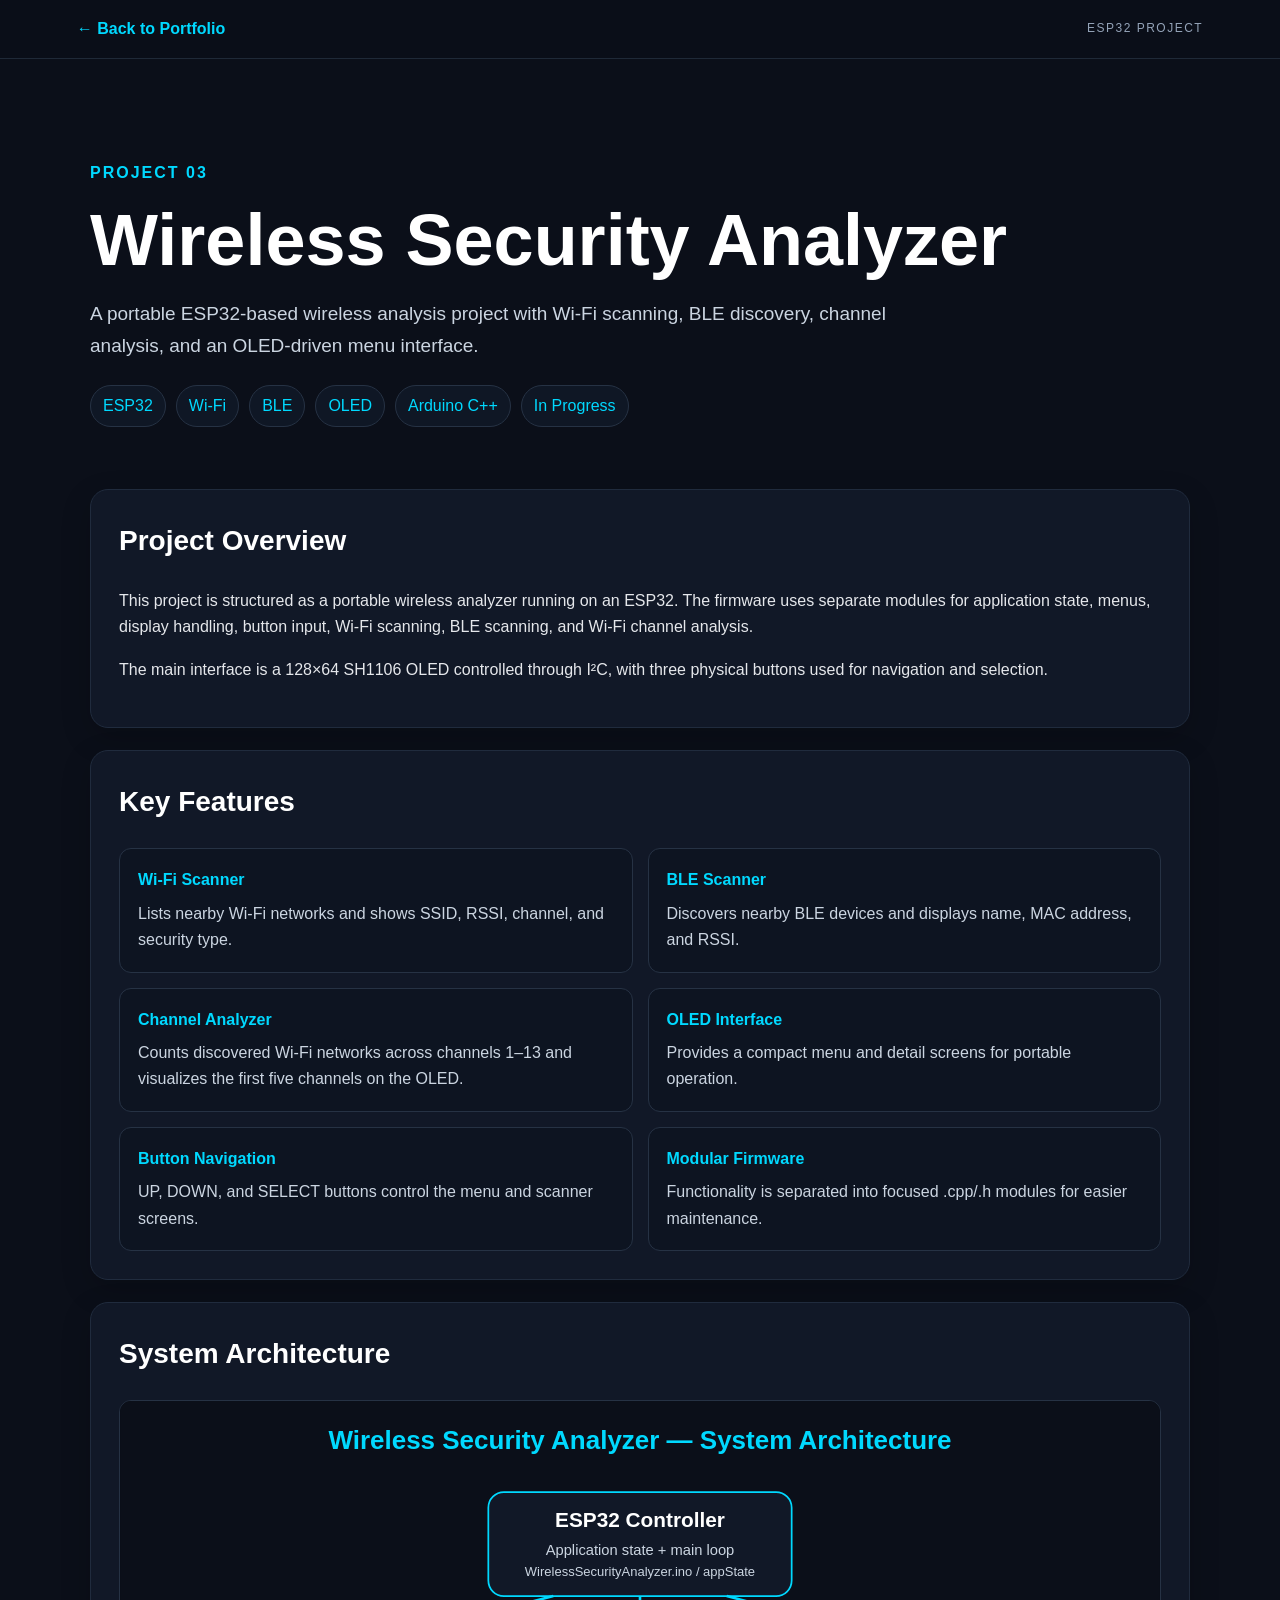
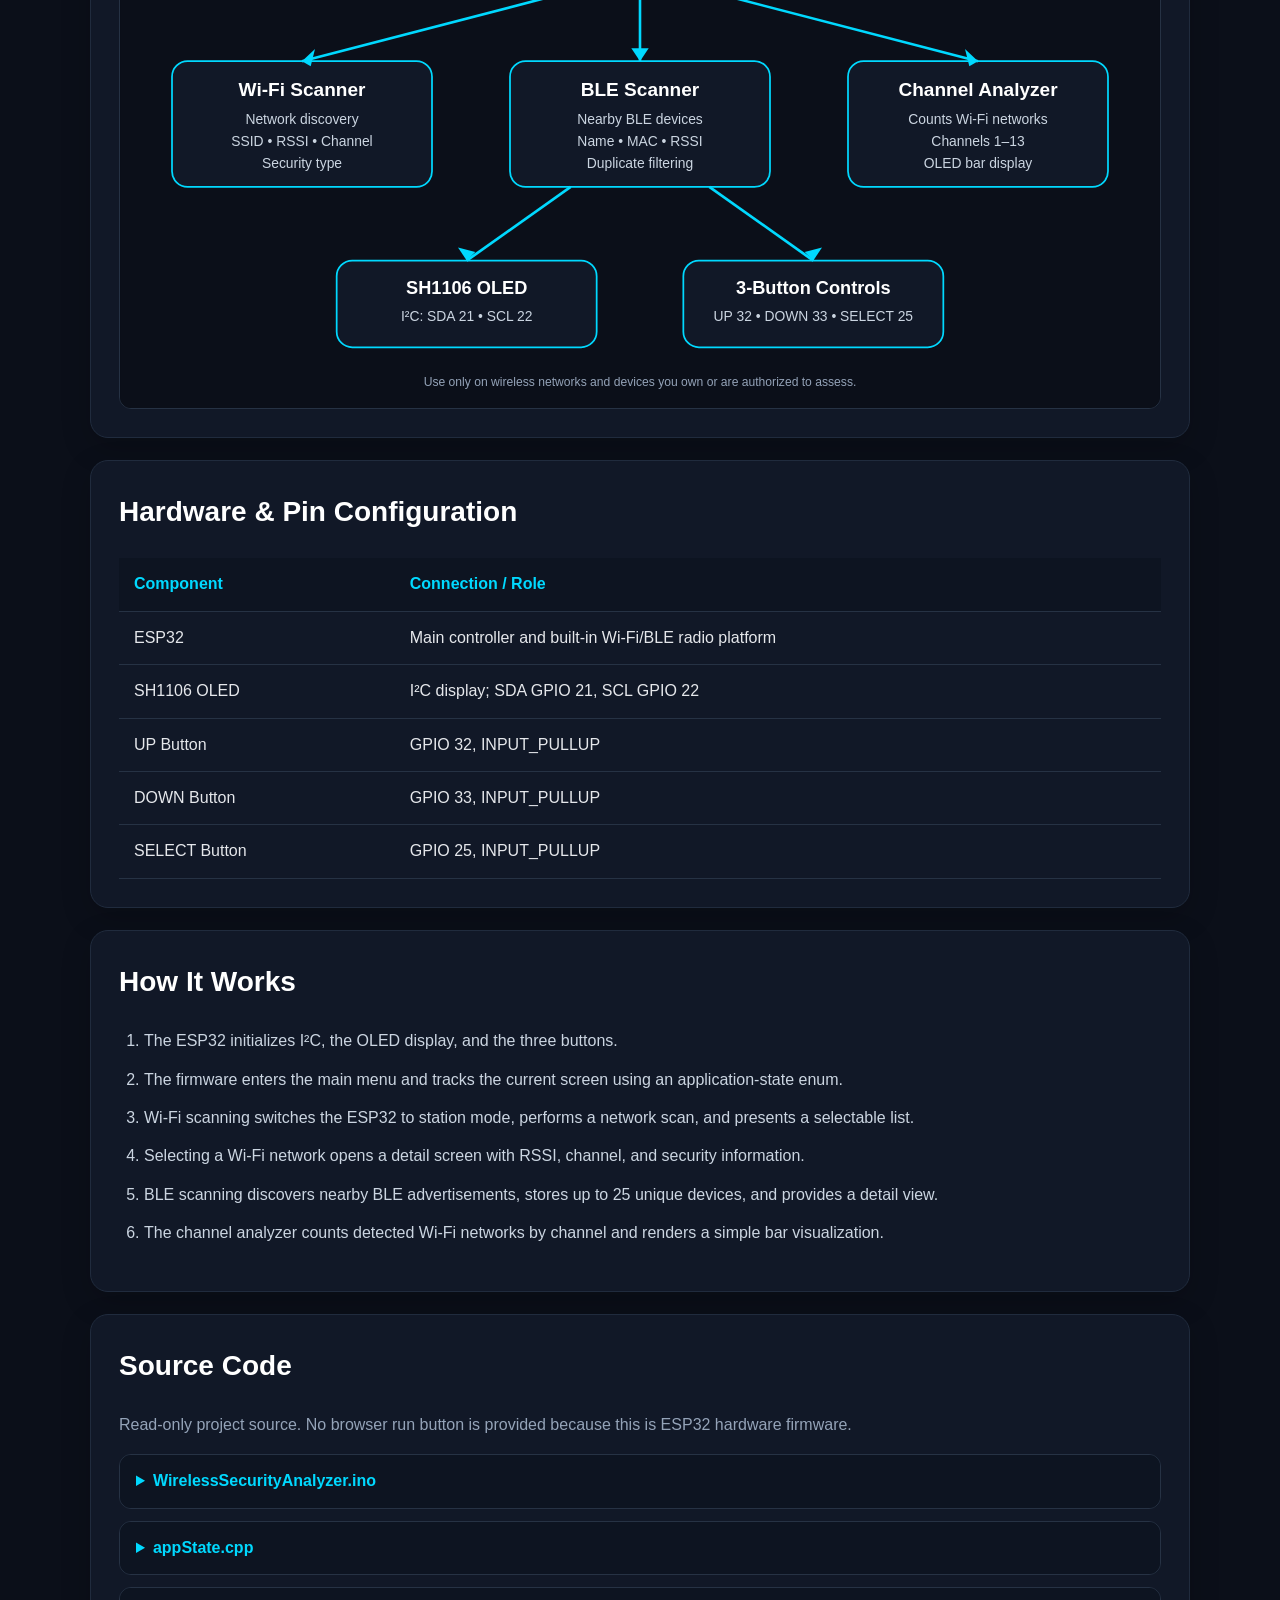
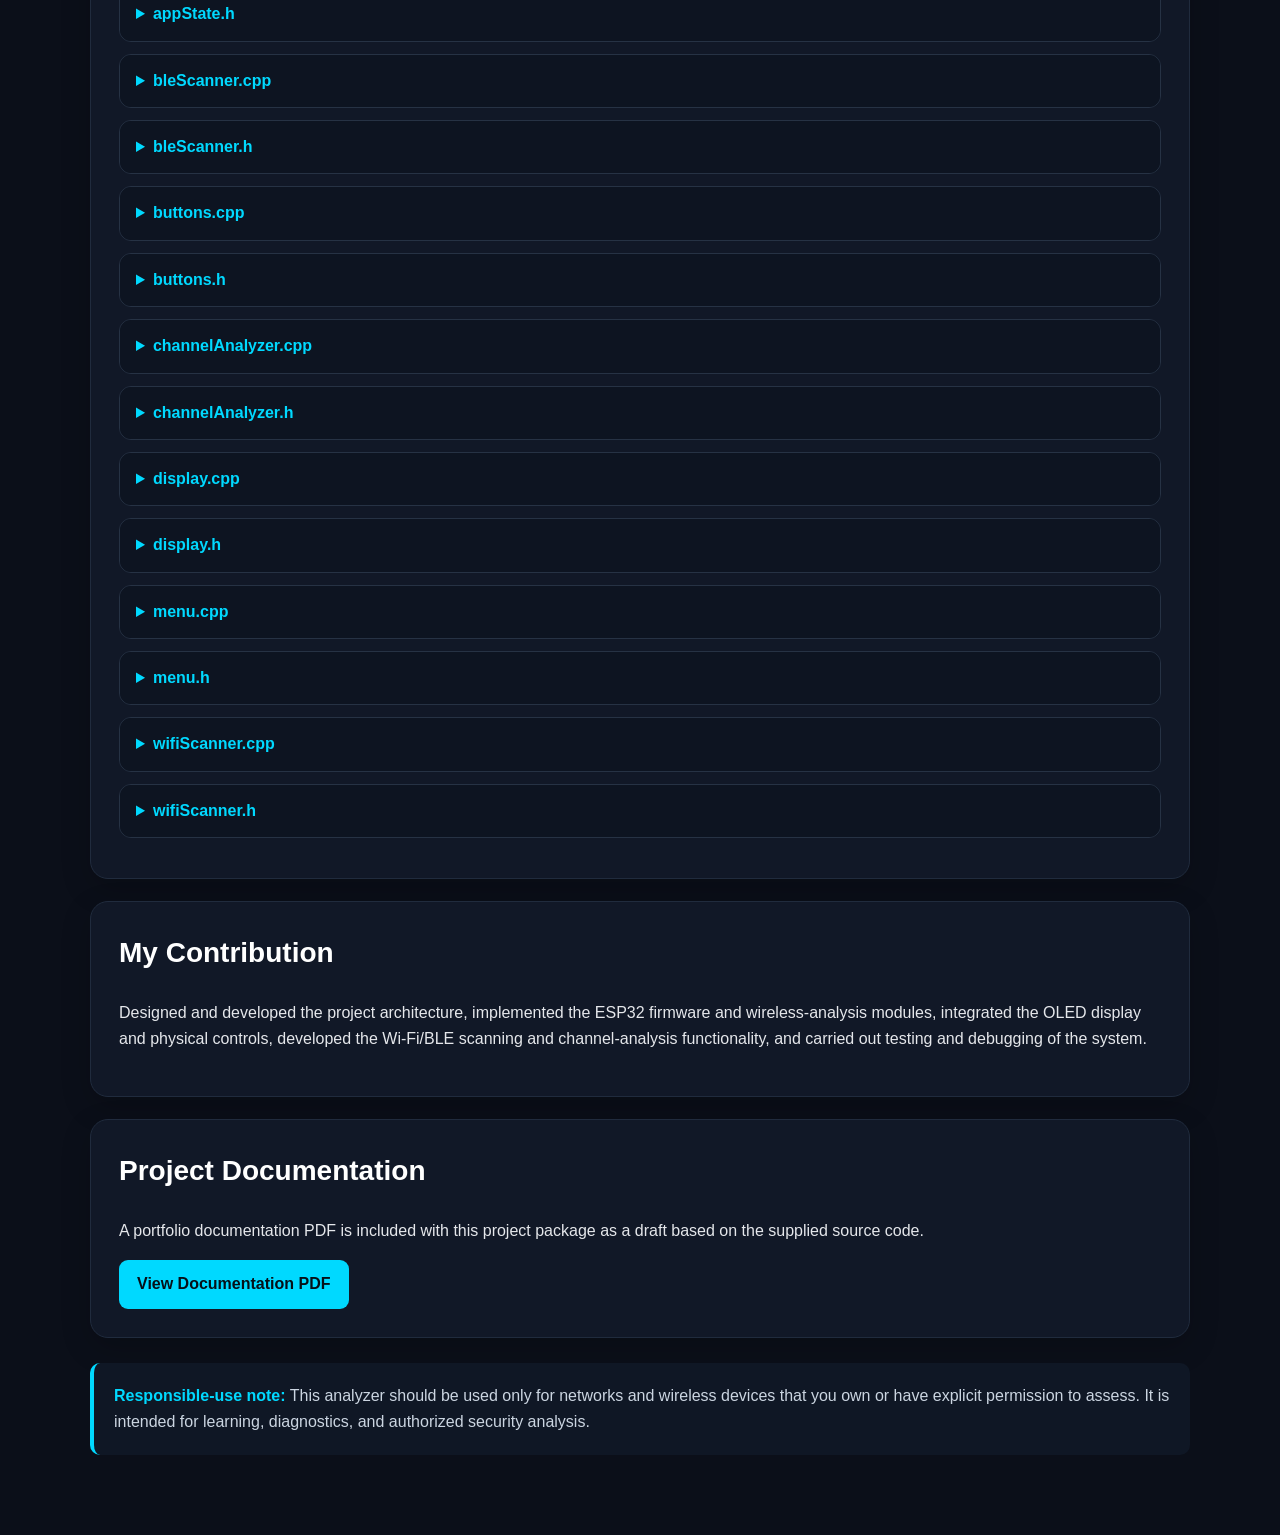
<file: wireless-security-analyzer.html>
<!DOCTYPE html>
<html lang="en">
<head>
<meta charset="UTF-8">
<meta name="viewport" content="width=device-width, initial-scale=1.0">
<title>Wireless Security Analyzer | Mahesh Shelke</title>
<link rel="stylesheet" href="wireless-security-analyzer.css">
</head>
<body>
<header class="topbar">
  <a class="back-link" href="index.html">← Back to Portfolio</a>
  <span class="status">ESP32 PROJECT</span>
</header>

<main>
<section class="hero">
  <p class="eyebrow">PROJECT 03</p>
  <h1>Wireless Security Analyzer</h1>
  <p class="lead">A portable ESP32-based wireless analysis project with Wi-Fi scanning, BLE discovery, channel analysis, and an OLED-driven menu interface.</p>
  <div class="tags">
    <span>ESP32</span><span>Wi-Fi</span><span>BLE</span><span>OLED</span><span>Arduino C++</span><span>In Progress</span>
  </div>
</section>

<section class="card">
  <h2>Project Overview</h2>
  <p>
    This project is structured as a portable wireless analyzer running on an ESP32.
    The firmware uses separate modules for application state, menus, display handling,
    button input, Wi-Fi scanning, BLE scanning, and Wi-Fi channel analysis.
  </p>
  <p>
    The main interface is a 128×64 SH1106 OLED controlled through I²C, with three
    physical buttons used for navigation and selection.
  </p>
</section>

<section class="card">
  <h2>Key Features</h2>
  <div class="feature-grid">
    <div><strong>Wi-Fi Scanner</strong><span>Lists nearby Wi-Fi networks and shows SSID, RSSI, channel, and security type.</span></div>
    <div><strong>BLE Scanner</strong><span>Discovers nearby BLE devices and displays name, MAC address, and RSSI.</span></div>
    <div><strong>Channel Analyzer</strong><span>Counts discovered Wi-Fi networks across channels 1–13 and visualizes the first five channels on the OLED.</span></div>
    <div><strong>OLED Interface</strong><span>Provides a compact menu and detail screens for portable operation.</span></div>
    <div><strong>Button Navigation</strong><span>UP, DOWN, and SELECT buttons control the menu and scanner screens.</span></div>
    <div><strong>Modular Firmware</strong><span>Functionality is separated into focused .cpp/.h modules for easier maintenance.</span></div>
  </div>
</section>

<section class="card">
  <h2>System Architecture</h2>
  <img class="architecture" src="wireless-security-architecture.svg" alt="Wireless Security Analyzer system architecture">
</section>

<section class="card">
  <h2>Hardware & Pin Configuration</h2>
  <div class="table-wrap">
    <table>
      <tr><th>Component</th><th>Connection / Role</th></tr>
      <tr><td>ESP32</td><td>Main controller and built-in Wi-Fi/BLE radio platform</td></tr>
      <tr><td>SH1106 OLED</td><td>I²C display; SDA GPIO 21, SCL GPIO 22</td></tr>
      <tr><td>UP Button</td><td>GPIO 32, INPUT_PULLUP</td></tr>
      <tr><td>DOWN Button</td><td>GPIO 33, INPUT_PULLUP</td></tr>
      <tr><td>SELECT Button</td><td>GPIO 25, INPUT_PULLUP</td></tr>
    </table>
  </div>
</section>

<section class="card">
  <h2>How It Works</h2>
  <ol class="steps">
    <li>The ESP32 initializes I²C, the OLED display, and the three buttons.</li>
    <li>The firmware enters the main menu and tracks the current screen using an application-state enum.</li>
    <li>Wi-Fi scanning switches the ESP32 to station mode, performs a network scan, and presents a selectable list.</li>
    <li>Selecting a Wi-Fi network opens a detail screen with RSSI, channel, and security information.</li>
    <li>BLE scanning discovers nearby BLE advertisements, stores up to 25 unique devices, and provides a detail view.</li>
    <li>The channel analyzer counts detected Wi-Fi networks by channel and renders a simple bar visualization.</li>
  </ol>
</section>

<section class="card">
  <h2>Source Code</h2>
  <p class="muted">Read-only project source. No browser run button is provided because this is ESP32 hardware firmware.</p>
  <details class="code-file"><summary>WirelessSecurityAnalyzer.ino</summary><pre><code>
#include &lt;Wire.h&gt;
#include &lt;WiFi.h&gt;

#include &quot;display.h&quot;
#include &quot;buttons.h&quot;
#include &quot;menu.h&quot;
#include &quot;appState.h&quot;
#include &quot;wifiScanner.h&quot;
#include &quot;channelAnalyzer.h&quot;
#include &quot;bleScanner.h&quot;

void setup()
{
    Serial.begin(115200);

    Wire.begin(21,22);

    displayInit();

    buttonsInit();

    bootScreen();

    delay(2000);

    currentScreen = MAIN_MENU;

    drawMenu();
}

void loop()
{

    switch(currentScreen)
{
    case MAIN_MENU:
        menuLoop();
        break;

    case WIFI_SCAN:
        startWiFiScan();
        break;

    case WIFI_LIST:
    case WIFI_DETAILS:
        wifiScannerLoop();
        break;

    case CHANNEL_ANALYZER:
        startChannelAnalyzer();
        currentScreen = CHANNEL_ANALYZER_VIEW;
        break;

    case CHANNEL_ANALYZER_VIEW:
        channelAnalyzerLoop();
        break;

    case BLE_SCAN:
        startBLEScan();
        currentScreen = BLE_LIST;
        break;

    case BLE_LIST:
        bleScannerLoop();
        break;
    

    default:
        break;
}

}</code></pre></details>
<details class="code-file"><summary>appState.cpp</summary><pre><code>#include &quot;appState.h&quot;

ScreenState currentScreen = MAIN_MENU;</code></pre></details>
<details class="code-file"><summary>appState.h</summary><pre><code>#ifndef APPSTATE_H
#define APPSTATE_H

enum ScreenState
{
  BOOT_SCREEN,
  MAIN_MENU,
  WIFI_SCAN,
  WIFI_LIST,
  WIFI_DETAILS,
  BLE_SCAN,
  BLE_LIST,
  CHANNEL_ANALYZER,
  CHANNEL_ANALYZER_VIEW,
  HISTORY,
  SETTINGS,
  ABOUT
};

extern ScreenState currentScreen;

#endif</code></pre></details>
<details class="code-file"><summary>bleScanner.cpp</summary><pre><code>#include &quot;bleScanner.h&quot;

#include &lt;NimBLEDevice.h&gt;

#include &quot;display.h&quot;
#include &quot;menu.h&quot;
#include &quot;buttons.h&quot;
#include &quot;appState.h&quot;

// -------------------- CONFIG --------------------
#define MAX_BLE_DEVICES 25

// -------------------- STORAGE --------------------
String bleName[MAX_BLE_DEVICES];
String bleAddr[MAX_BLE_DEVICES];
int bleRSSI[MAX_BLE_DEVICES];

int bleCount = 0;
int selectedIndex = 0;

bool scanDone = false;

// -------------------- FORWARD DECLARATION --------------------
void drawBLEList();

// -------------------- SCAN CALLBACK --------------------
class MyAdvertisedDeviceCallbacks
{
public:
    void onResult(NimBLEAdvertisedDevice* device)
    {
        if (bleCount &gt;= MAX_BLE_DEVICES) return;

        std::string addrStd = device-&gt;getAddress().toString();
        String addr = String(addrStd.c_str());

        // avoid duplicates
        for (int i = 0; i &lt; bleCount; i++)
        {
            if (bleAddr[i] == addr)
                return;
        }

        if (device-&gt;haveName())
            bleName[bleCount] = device-&gt;getName().c_str();
        else
            bleName[bleCount] = &quot;Unknown&quot;;

        bleAddr[bleCount] = addr;
        bleRSSI[bleCount] = device-&gt;getRSSI();

        bleCount++;
    }
};

MyAdvertisedDeviceCallbacks callbacks;

// -------------------- START SCAN --------------------
void startBLEScan()
{
    oled.clearBuffer();
    oled.setFont(u8g2_font_ncenB08_tr);
    oled.drawStr(10, 30, &quot;Scanning BLE...&quot;);
    oled.sendBuffer();

    bleCount = 0;
    selectedIndex = 0;
    scanDone = false;

    static bool initDone = false;
    if (!initDone)
    {
        NimBLEDevice::init(&quot;&quot;);
        initDone = true;
    }

    NimBLEScan* scan = NimBLEDevice::getScan();

    // IMPORTANT FIX for ESP32 core 3.3.7
    scan-&gt;setScanCallbacks((NimBLEScanCallbacks*)&amp;callbacks, false);

    scan-&gt;setActiveScan(true);
    scan-&gt;setInterval(45);
    scan-&gt;setWindow(15);

    scan-&gt;start(5, false);
    scan-&gt;stop();

    scanDone = true;

    drawBLEList();
}

// -------------------- DRAW LIST --------------------
void drawBLEList()
{
    oled.clearBuffer();
    oled.setFont(u8g2_font_6x12_tr);

    oled.drawStr(0, 10, &quot;BLE Devices&quot;);

    int total = bleCount + 1;

    int start = 0;
    if (selectedIndex &gt; 3)
        start = selectedIndex - 3;

    for (int i = 0; i &lt; 5; i++)
    {
        int item = start + i;
        if (item &gt;= total) break;

        if (item == selectedIndex)
            oled.drawStr(0, 24 + i * 10, &quot;&gt;&quot;);

        if (item == 0)
        {
            oled.drawStr(10, 24 + i * 10, &quot;Back&quot;);
        }
        else
        {
            String name = bleName[item - 1];

            if (name.length() &gt; 14)
                name = name.substring(0, 14);

            oled.drawStr(10, 24 + i * 10, name.c_str());
        }
    }

    oled.sendBuffer();
}

// -------------------- LOOP --------------------
void bleScannerLoop()
{
    if (!scanDone)
        return;

    if (upPressed())
    {
        if (selectedIndex &gt; 0)
            selectedIndex--;

        drawBLEList();
    }

    if (downPressed())
    {
        if (selectedIndex &lt; bleCount)
            selectedIndex++;

        drawBLEList();
    }

    if (selectPressed())
    {
        // BACK
        if (selectedIndex == 0)
        {
            currentScreen = MAIN_MENU;
            drawMenu();
            return;
        }

        int id = selectedIndex - 1;

        // DEVICE DETAILS SCREEN
        oled.clearBuffer();
        oled.setFont(u8g2_font_6x12_tr);

        oled.drawStr(0, 10, bleName[id].c_str());
        oled.drawLine(0, 14, 128, 14);

        oled.setCursor(0, 28);
        oled.print(&quot;RSSI: &quot;);
        oled.print(bleRSSI[id]);

        oled.setCursor(0, 44);
        oled.print(&quot;MAC:&quot;);

        oled.drawStr(0, 58, bleAddr[id].c_str());

        oled.sendBuffer();

        while (!selectPressed())
            delay(10);

        while (selectPressed())
            delay(10);

        drawBLEList();
    }
}</code></pre></details>
<details class="code-file"><summary>bleScanner.h</summary><pre><code>#ifndef BLE_SCANNER_H
#define BLE_SCANNER_H

void startBLEScan();
void bleScannerLoop();
void drawBLEList();

#endif</code></pre></details>
<details class="code-file"><summary>buttons.cpp</summary><pre><code>#include &quot;buttons.h&quot;
#include &lt;Arduino.h&gt;

void buttonsInit()
{
    pinMode(BTN_UP, INPUT_PULLUP);
    pinMode(BTN_DOWN, INPUT_PULLUP);
    pinMode(BTN_SELECT, INPUT_PULLUP);
}

bool upPressed()
{
    if(digitalRead(BTN_UP)==LOW)
    {
        delay(180);
        return true;
    }
    return false;
}

bool downPressed()
{
    if(digitalRead(BTN_DOWN)==LOW)
    {
        delay(180);
        return true;
    }
    return false;
}

bool selectPressed()
{
    if(digitalRead(BTN_SELECT)==LOW)
    {
        delay(180);
        return true;
    }
    return false;
}</code></pre></details>
<details class="code-file"><summary>buttons.h</summary><pre><code>#ifndef BUTTONS_H
#define BUTTONS_H

#define BTN_UP      32
#define BTN_DOWN    33
#define BTN_SELECT  25

void buttonsInit();

bool upPressed();

bool downPressed();

bool selectPressed();

#endif</code></pre></details>
<details class="code-file"><summary>channelAnalyzer.cpp</summary><pre><code>#include &lt;WiFi.h&gt;

#include &quot;channelAnalyzer.h&quot;
#include &quot;display.h&quot;
#include &quot;buttons.h&quot;
#include &quot;menu.h&quot;
#include &quot;appState.h&quot;

int channelCount[14];

void drawChannels()
{
    oled.clearBuffer();

    oled.setFont(u8g2_font_6x12_tr);

    oled.drawStr(0,10,&quot;Channel Analyzer&quot;);

    for(int i=1;i&lt;=5;i++)
    {
        char line[25];

        sprintf(line,&quot;CH%2d : %2d&quot;,i,channelCount[i]);

        oled.drawStr(0,18+i*9,line);

        int bar = channelCount[i] * 10;

        if(bar &gt; 55)
            bar = 55;

        oled.drawBox(65,12+i*9,bar,6);
    }

    oled.sendBuffer();
}

void startChannelAnalyzer()
{
    oled.clearBuffer();
    oled.setFont(u8g2_font_ncenB08_tr);
    oled.drawStr(18,30,&quot;Scanning...&quot;);
    oled.sendBuffer();

    memset(channelCount,0,sizeof(channelCount));

    WiFi.mode(WIFI_STA);
    WiFi.disconnect(true,true);
    delay(500);

    int n = WiFi.scanNetworks();

    for(int i=0;i&lt;n;i++)
    {
        int ch = WiFi.channel(i);

        if(ch&gt;=1 &amp;&amp; ch&lt;=13)
            channelCount[ch]++;
    }

    drawChannels();
}

void channelAnalyzerLoop()
{
    if(selectPressed())
    {
        currentScreen = MAIN_MENU;
        drawMenu();
    }
}</code></pre></details>
<details class="code-file"><summary>channelAnalyzer.h</summary><pre><code>#ifndef CHANNELANALYZER_H
#define CHANNELANALYZER_H

void startChannelAnalyzer();
void channelAnalyzerLoop();

#endif</code></pre></details>
<details class="code-file"><summary>display.cpp</summary><pre><code>#include &quot;display.h&quot;

U8G2_SH1106_128X64_NONAME_F_HW_I2C oled(U8G2_R0);

void displayInit()
{
    oled.begin();

    oled.clearBuffer();

    oled.sendBuffer();
}

void bootScreen()
{

    oled.clearBuffer();

    oled.setFont(u8g2_font_ncenB10_tr);

    oled.drawStr(10,20,&quot;Portable&quot;);

    oled.drawStr(8,38,&quot;Wireless&quot;);

    oled.drawStr(16,56,&quot;Analyzer&quot;);

    oled.sendBuffer();

}

void drawMainMenu()
{

    oled.clearBuffer();

    oled.setFont(u8g2_font_6x12_tr);

    oled.drawStr(0,10,&quot;====================&quot;);

    oled.drawStr(5,24,&quot;Wireless Analyzer&quot;);

    oled.drawStr(0,36,&quot;====================&quot;);

    oled.drawStr(5,50,&quot;&gt; WiFi Scanner&quot;);

    oled.drawStr(5,62,&quot;  BLE Scanner&quot;);

    oled.sendBuffer();

}</code></pre></details>
<details class="code-file"><summary>display.h</summary><pre><code>#ifndef DISPLAY_H
#define DISPLAY_H

#include &lt;Arduino.h&gt;
#include &lt;U8g2lib.h&gt;

extern U8G2_SH1106_128X64_NONAME_F_HW_I2C oled;

void displayInit();

void bootScreen();

void drawMainMenu();

#endif</code></pre></details>
<details class="code-file"><summary>menu.cpp</summary><pre><code>#include &quot;menu.h&quot;
#include &quot;display.h&quot;
#include &quot;buttons.h&quot;
#include &quot;appState.h&quot;

const char* menuItems[] =
{
    &quot;WiFi Scanner&quot;,
    &quot;BLE Scanner&quot;,
    &quot;Channel Analyzer&quot;,
    &quot;Scan History&quot;,
    &quot;Settings&quot;,
    &quot;About&quot;
};

int menuIndex = 0;

void drawMenu()
{
    oled.clearBuffer();

    oled.setFont(u8g2_font_6x12_tr);

    oled.drawStr(20,10,&quot;Main Menu&quot;);

    for(int i=0; i&lt;6; i++)
    {
        if(i == menuIndex)
            oled.drawStr(0,22+i*10,&quot;&gt;&quot;);

        oled.drawStr(10,22+i*10,menuItems[i]);
    }

    oled.sendBuffer();
}

void menuLoop()
{
    if(upPressed())
    {
        if(menuIndex &gt; 0)
            menuIndex--;

        drawMenu();
    }

    if(downPressed())
    {
        if(menuIndex &lt; 5)
            menuIndex++;

        drawMenu();
    }

    if(selectPressed())
    {
        switch(menuIndex)
        {
            case 0:
                currentScreen = WIFI_SCAN;
                break;

            case 1:
                currentScreen = BLE_SCAN;
                break;

            case 2:
                currentScreen = CHANNEL_ANALYZER;
                break;

            case 3:
                currentScreen = HISTORY;
                break;

            case 4:
                currentScreen = SETTINGS;
                break;

            case 5:
                currentScreen = ABOUT;
                break;
        }
    }
}</code></pre></details>
<details class="code-file"><summary>menu.h</summary><pre><code>#ifndef MENU_H
#define MENU_H

void menuLoop();

void drawMenu();

#endif</code></pre></details>
<details class="code-file"><summary>wifiScanner.cpp</summary><pre><code>#include &lt;WiFi.h&gt;

#include &quot;wifiScanner.h&quot;
#include &quot;display.h&quot;
#include &quot;buttons.h&quot;
#include &quot;menu.h&quot;
#include &quot;appState.h&quot;

WiFiState wifiState =
{
    0,
    0,
    false
};

String getSecurity(wifi_auth_mode_t type)
{
    switch(type)
    {
        case WIFI_AUTH_OPEN: return &quot;OPEN&quot;;
        case WIFI_AUTH_WEP: return &quot;WEP&quot;;
        case WIFI_AUTH_WPA_PSK: return &quot;WPA&quot;;
        case WIFI_AUTH_WPA2_PSK: return &quot;WPA2&quot;;
        case WIFI_AUTH_WPA_WPA2_PSK: return &quot;WPA/WPA2&quot;;
        case WIFI_AUTH_WPA3_PSK: return &quot;WPA3&quot;;
        default: return &quot;UNKNOWN&quot;;
    }
}

void startWiFiScan()
{
    oled.clearBuffer();

    oled.setFont(u8g2_font_ncenB08_tr);

    oled.drawStr(20,28,&quot;Scanning...&quot;);

    oled.sendBuffer();

    WiFi.mode(WIFI_STA);

    WiFi.disconnect(true,true);

    delay(500);

    wifiState.networkCount = WiFi.scanNetworks();

    wifiState.selectedIndex = 0;

    wifiState.detailScreen = false;

    currentScreen = WIFI_LIST;

    drawWiFiList();
}

void drawWiFiList()
{
    oled.clearBuffer();

    oled.setFont(u8g2_font_6x12_tr);

    oled.drawStr(0,10,&quot;WiFi Networks&quot;);

    int totalItems = wifiState.networkCount + 1;

    int firstVisible = 0;

    if(wifiState.selectedIndex &gt; 3)
        firstVisible = wifiState.selectedIndex - 3;

    for(int i=0;i&lt;5;i++)
    {
        int item = firstVisible + i;

        if(item &gt;= totalItems)
            break;

        if(item == wifiState.selectedIndex)
            oled.drawStr(0,24+i*10,&quot;&gt;&quot;);

        if(item == 0)
        {
            oled.drawStr(10,24+i*10,&quot;Back&quot;);
        }
        else
        {
            String ssid = WiFi.SSID(item-1);

            if(ssid==&quot;&quot;)
                ssid=&quot;Hidden&quot;;

            if(ssid.length()&gt;18)
                ssid=ssid.substring(0,18);

            oled.drawStr(10,24+i*10,ssid.c_str());
        }
    }

    oled.sendBuffer();
}
void drawWiFiDetails()
{
    oled.clearBuffer();

    oled.setFont(u8g2_font_6x12_tr);

    String ssid = WiFi.SSID(wifiState.selectedIndex - 1);

    if (ssid == &quot;&quot;)
        ssid = &quot;Hidden&quot;;

    oled.drawStr(0, 10, ssid.c_str());

    oled.drawLine(0, 14, 127, 14);

    oled.setCursor(0, 28);
    oled.print(&quot;RSSI : &quot;);
    oled.print(WiFi.RSSI(wifiState.selectedIndex - 1));
    oled.print(&quot; dBm&quot;);

    oled.setCursor(0, 40);
    oled.print(&quot;CH   : &quot;);
    oled.print(WiFi.channel(wifiState.selectedIndex - 1));

    oled.setCursor(0, 52);
    oled.print(&quot;SEC  : &quot;);
    oled.print(getSecurity(WiFi.encryptionType(wifiState.selectedIndex - 1)));

    oled.sendBuffer();
}

void wifiScannerLoop()
{
    // -------------------------
    // WiFi List Screen
    // -------------------------
    if(currentScreen == WIFI_LIST)
    {
        if(upPressed())
        {
            if(wifiState.selectedIndex &gt; 0)
                wifiState.selectedIndex--;

            drawWiFiList();
        }

        if(downPressed())
        {
            if(wifiState.selectedIndex &lt; wifiState.networkCount)
                wifiState.selectedIndex++;

            drawWiFiList();
        }

        if(selectPressed())
        {
            // BACK selected
            if(wifiState.selectedIndex == 0)
            {
                currentScreen = MAIN_MENU;
                drawMenu();
                return;
            }

            // Network selected
            currentScreen = WIFI_DETAILS;
            drawWiFiDetails();
            return;
        }
    }

    // -------------------------
    // Details Screen
    // -------------------------
    else if(currentScreen == WIFI_DETAILS)
    {
        if(selectPressed())
        {
            currentScreen = WIFI_LIST;
            drawWiFiList();
        }
    }
}</code></pre></details>
<details class="code-file"><summary>wifiScanner.h</summary><pre><code>#ifndef WIFISCANNER_H
#define WIFISCANNER_H

struct WiFiState
{
    int networkCount;
    int selectedIndex;
    bool detailScreen;
};

extern WiFiState wifiState;

void startWiFiScan();

void drawWiFiList();

void drawWiFiDetails();

void wifiScannerLoop();

#endif</code></pre></details>
</section>

<section class="card">
  <h2>My Contribution</h2>
  <p>
    Designed and developed the project architecture, implemented the ESP32 firmware
    and wireless-analysis modules, integrated the OLED display and physical controls,
    developed the Wi-Fi/BLE scanning and channel-analysis functionality, and carried
    out testing and debugging of the system.
  </p>
</section>

<section class="card">
  <h2>Project Documentation</h2>
  <p>A portfolio documentation PDF is included with this project package as a draft based on the supplied source code.</p>
  <a class="primary-btn" href="wireless-security-analyzer-documentation.pdf" target="_blank">View Documentation PDF</a>
</section>

<section class="notice">
  <strong>Responsible-use note:</strong>
  This analyzer should be used only for networks and wireless devices that you own or
  have explicit permission to assess. It is intended for learning, diagnostics, and
  authorized security analysis.
</section>
</main>
</body>
</html>
</file>
<file: style.css>
/* =========================
   BASIC SETTINGS
========================= */

* {
    margin: 0;
    padding: 0;
    box-sizing: border-box;
    scroll-behavior: smooth;
}

body {
    font-family: Arial, sans-serif;
    background: #0b0f19;
    color: #ffffff;
    line-height: 1.6;
}


/* =========================
   NAVIGATION
========================= */

nav {
    position: fixed;
    top: 0;
    width: 100%;
    padding: 20px 8%;

    display: flex;
    justify-content: space-between;
    align-items: center;

    background: rgba(11, 15, 25, 0.9);
    backdrop-filter: blur(10px);

    z-index: 1000;
}

.logo {
    font-size: 24px;
    font-weight: bold;
    letter-spacing: 2px;
}

.nav-links {
    display: flex;
    gap: 30px;
}

.nav-links a {
    color: #ffffff;
    text-decoration: none;
    font-size: 15px;

    transition: 0.3s;
}

.nav-links a:hover {
    color: #00d9ff;
}


/* =========================
   HOME
========================= */

.hero {
    min-height: 100vh;

    display: flex;
    align-items: center;

    padding: 100px 10%;
}

.hero-text {
    max-width: 750px;
}

.hello {
    color: #00d9ff;
    font-weight: bold;
    letter-spacing: 3px;
    margin-bottom: 10px;
}

.hero h1 {
    font-size: 70px;
    margin-bottom: 10px;
}

.hero h2 {
    font-size: 30px;
    color: #b8c0cc;
    margin-bottom: 20px;
}

.intro {
    color: #9da7b5;
    font-size: 18px;
    max-width: 600px;
}


/* =========================
   BUTTONS
========================= */

.buttons {
    margin-top: 35px;

    display: flex;
    gap: 15px;
}

.btn {
    display: inline-block;

    padding: 12px 25px;

    background: #00d9ff;
    color: #000;

    text-decoration: none;
    font-weight: bold;

    border-radius: 6px;

    transition: 0.3s;
}

.btn:hover {
    transform: translateY(-3px);
}

.btn.outline {
    background: transparent;
    color: #ffffff;
    border: 1px solid #00d9ff;
}


/* =========================
   SECTIONS
========================= */

section:not(.hero) {
    padding: 100px 10%;
}

section h2 {
    font-size: 40px;
    margin-bottom: 30px;
}


/* =========================
   ABOUT
========================= */

#about p {
    max-width: 800px;
    color: #aeb7c4;
    font-size: 18px;
}


/* =========================
   SKILLS
========================= */

.skills-container {
    display: flex;
    flex-wrap: wrap;
    gap: 15px;
}

.skill {
    padding: 12px 22px;

    border: 1px solid #263142;
    border-radius: 8px;

    background: #111827;

    transition: 0.3s;
}

.skill:hover {
    border-color: #00d9ff;
    transform: translateY(-3px);
}


/* =========================
   PROJECTS
========================= */

.projects-container {
    display: grid;

    grid-template-columns: repeat(
        auto-fit,
        minmax(250px, 1fr)
    );

    gap: 25px;
}

.project-card {
    background: #111827;

    border: 1px solid #263142;

    padding: 30px;

    border-radius: 12px;

    transition: 0.3s;
}

.project-card:hover {
    transform: translateY(-8px);
    border-color: #00d9ff;
}

.project-card h3 {
    margin-bottom: 15px;
}

.project-card p {
    color: #aeb7c4;
    margin-bottom: 20px;
}

.project-card button {
    padding: 10px 18px;

    border: none;
    border-radius: 5px;

    background: #00d9ff;
    color: #000;

    font-weight: bold;

    cursor: pointer;
}


/* =========================
   CONTACT
========================= */

#contact p {
    color: #aeb7c4;
    margin-bottom: 10px;
}


/* =========================
   FOOTER
========================= */

footer {
    text-align: center;

    padding: 30px;

    border-top: 1px solid #263142;

    color: #7f8998;
}


/* =========================
   MOBILE
========================= */

@media (max-width: 700px) {

    nav {
        padding: 15px 5%;
    }

    .nav-links {
        gap: 12px;
    }

    .nav-links a {
        font-size: 12px;
    }

    .hero h1 {
        font-size: 45px;
    }

    .hero h2 {
        font-size: 22px;
    }

    .hero {
        padding: 100px 7%;
    }

    section:not(.hero) {
        padding: 70px 7%;
    }

}
.status {
    margin-top: 20px;
    color: #00d9ff;
    font-size: 15px;
    font-weight: bold;
}
/* =========================
   PROJECT SECTION
========================= */

.section-label {
    color: #00d9ff;
    font-size: 14px;
    font-weight: bold;
    letter-spacing: 3px;
    margin-bottom: 8px;
}

.section-description {
    color: #9da7b5;
    max-width: 650px;
    margin-bottom: 40px;
}

.project-card {
    display: flex;
    flex-direction: column;
}

.project-icon {
    font-size: 35px;
    margin-bottom: 15px;
}

.project-tags {
    display: flex;
    flex-wrap: wrap;
    gap: 8px;
    margin: 15px 0 25px;
}

.project-tags span {
    font-size: 12px;
    padding: 5px 10px;
    border: 1px solid #263142;
    border-radius: 20px;
    color: #9da7b5;
}

.project-buttons {
    display: flex;
    gap: 10px;
    margin-top: auto;
}

.project-buttons button {
    padding: 10px 16px;
    border: none;
    border-radius: 5px;
    background: #00d9ff;
    color: #000;
    font-weight: bold;
    cursor: pointer;
}

.project-buttons .secondary-btn {
    background: transparent;
    color: #fff;
    border: 1px solid #00d9ff;
}
/* =========================
   CODE LAB
========================= */

.code-lab {
    min-height: 100vh;
    padding: 140px 10% 80px;
}

.code-lab h1 {
    font-size: 50px;
    margin-bottom: 15px;
}

.code-editor-container {
    max-width: 900px;
    margin-top: 40px;

    background: #111827;
    border: 1px solid #263142;
    border-radius: 10px;
    overflow: hidden;
}

.editor-header {
    display: flex;
    justify-content: space-between;
    align-items: center;

    padding: 15px 20px;

    background: #151d2d;
    border-bottom: 1px solid #263142;

    color: #aeb7c4;
    font-size: 14px;
}

#code {
    width: 100%;
    min-height: 350px;

    padding: 25px;

    resize: vertical;

    border: none;
    outline: none;

    background: #080c14;
    color: #ffffff;

    font-family: "Courier New", monospace;
    font-size: 15px;
    line-height: 1.6;
}

.editor-actions {
    display: flex;
    gap: 10px;

    padding: 15px 20px;

    border-top: 1px solid #263142;
}

.run-button,
.clear-button {
    padding: 11px 20px;

    border-radius: 6px;

    font-weight: bold;

    cursor: pointer;
}

.run-button {
    border: none;

    background: #00d9ff;
    color: #000;
}

.clear-button {
    background: transparent;
    color: #ffffff;

    border: 1px solid #263142;
}

.run-button:hover,
.clear-button:hover {
    transform: translateY(-2px);
}


/* =========================
   OUTPUT
========================= */

.output-container {
    max-width: 900px;
    margin-top: 25px;

    background: #080c14;

    border: 1px solid #263142;
    border-radius: 10px;

    overflow: hidden;
}

.output-header {
    padding: 12px 20px;

    background: #151d2d;

    border-bottom: 1px solid #263142;

    color: #9da7b5;

    font-size: 13px;
    font-weight: bold;
    letter-spacing: 1px;
}

#output {
    min-height: 100px;

    padding: 20px;

    margin: 0;

    color: #aeb7c4;

    font-family: "Courier New", monospace;

    white-space: pre-wrap;
}
#code-display {
    width: 100%;
    min-height: 350px;

    margin: 0;
    padding: 25px;

    background: #080c14;
    color: #ffffff;

    font-family: "Courier New", monospace;
    font-size: 15px;
    line-height: 1.6;

    white-space: pre-wrap;
    overflow-x: auto;
}
.skills-list {
    display: flex;
    flex-wrap: wrap;
    gap: 18px;
    margin: 35px 0;
}

.skill-btn {
    padding: 18px 28px;
    background: #111827;
    color: #ffffff;
    border: 1px solid #293449;
    border-radius: 10px;
    font-size: 18px;
    cursor: pointer;
    transition: 0.3s ease;
}

.skill-btn:hover,
.skill-btn.active {
    border-color: #00d9ff;
    color: #00d9ff;
    background: #102333;
    transform: translateY(-2px);
}

.skill-details {
    margin-top: 25px;
    padding: 28px;
    background: #111827;
    border: 1px solid #293449;
    border-radius: 12px;
    display: none;
}

.skill-details.visible {
    display: block;
}

.skill-details h3 {
    color: #00d9ff;
    font-size: 24px;
    margin-bottom: 12px;
}

.skill-details p {
    color: #cbd5e1;
    margin-bottom: 18px;
}

.skill-details ul {
    padding-left: 22px;
    color: #e2e8f0;
    line-height: 2;
}

@media (max-width: 600px) {
    .skill-btn {
        padding: 12px 16px;
        font-size: 15px;
    }

    .skill-details {
        padding: 20px;
    }
}
</file>
<file: arduino-attendance.css>
* {
    margin: 0;
    padding: 0;
    box-sizing: border-box;
}

html {
    scroll-behavior: smooth;
}

body {
    background: #0b0f19;
    color: #ffffff;
    font-family: Arial, Helvetica, sans-serif;
    line-height: 1.6;
}

.project-nav {
    position: sticky;
    top: 0;
    z-index: 20;
    display: flex;
    justify-content: space-between;
    align-items: center;
    padding: 18px 7%;
    background: rgba(11, 15, 25, 0.96);
    border-bottom: 1px solid #1c2638;
    backdrop-filter: blur(10px);
}

.logo {
    color: #00d9ff;
    font-weight: 800;
    letter-spacing: 1px;
}

.nav-links {
    display: flex;
    gap: 22px;
    flex-wrap: wrap;
    justify-content: flex-end;
}

.nav-links a {
    color: #dce7f2;
    text-decoration: none;
    font-size: 14px;
}

.nav-links a:hover {
    color: #00d9ff;
}

main {
    width: min(1120px, 90%);
    margin: auto;
}

.hero {
    padding: 95px 0 70px;
    border-bottom: 1px solid #1c2638;
}

.section-label {
    color: #00d9ff;
    font-size: 12px;
    font-weight: 800;
    letter-spacing: 2px;
    margin-bottom: 12px;
}

h1 {
    font-size: clamp(38px, 6vw, 68px);
    line-height: 1.05;
    margin-bottom: 22px;
}

h2 {
    font-size: clamp(28px, 4vw, 42px);
    margin-bottom: 18px;
}

h3 {
    margin-bottom: 8px;
}

.hero-text {
    max-width: 760px;
    color: #b8c4d4;
    font-size: 18px;
}

.hero-tags,
.tech-grid {
    display: flex;
    flex-wrap: wrap;
    gap: 10px;
    margin-top: 24px;
}

.hero-tags span,
.project-tags span {
    border: 1px solid #244055;
    background: #101826;
    color: #dce7f2;
    padding: 7px 12px;
    border-radius: 999px;
    font-size: 13px;
}

.content-section {
    padding: 75px 0;
    border-bottom: 1px solid #1c2638;
}

.content-section > p:not(.section-label) {
    max-width: 850px;
    color: #b8c4d4;
}

.info-grid {
    display: grid;
    grid-template-columns: repeat(2, 1fr);
    gap: 18px;
    margin-top: 35px;
}

.info-card,
.tech-card {
    background: #101622;
    border: 1px solid #1c2b3d;
    border-radius: 14px;
    padding: 24px;
}

.info-card p,
.tech-card span {
    color: #aebdcd;
}

.tech-grid {
    display: grid;
    grid-template-columns: repeat(4, 1fr);
}

.tech-card {
    display: flex;
    flex-direction: column;
    gap: 5px;
}

.diagram-card {
    margin-top: 30px;
    background: #ffffff;
    border-radius: 16px;
    padding: 12px;
    overflow: hidden;
}

.diagram-card img {
    display: block;
    width: 100%;
    height: auto;
    border-radius: 10px;
}

.subheading {
    margin-top: 45px;
}

.table-wrap {
    overflow-x: auto;
    margin-top: 20px;
}

table {
    width: 100%;
    border-collapse: collapse;
    background: #101622;
    border: 1px solid #1c2b3d;
    border-radius: 12px;
    overflow: hidden;
}

th,
td {
    padding: 15px 18px;
    text-align: left;
    border-bottom: 1px solid #1c2b3d;
}

th {
    color: #00d9ff;
    background: #0d1420;
}

td {
    color: #dce7f2;
}

.muted {
    color: #8fa0b2 !important;
}

.code-card {
    margin-top: 28px;
    border: 1px solid #1c2b3d;
    border-radius: 14px;
    overflow: hidden;
}

.code-header {
    display: flex;
    justify-content: space-between;
    padding: 13px 18px;
    background: #111a28;
    color: #aebdcd;
    font-family: "Courier New", monospace;
    font-size: 13px;
}

.code-header span:last-child {
    color: #00d9ff;
}

pre {
    margin: 0;
    min-height: 420px;
    max-height: 650px;
    overflow: auto;
    padding: 24px;
    background: #070b12;
    color: #e8eef5;
    font-family: "Courier New", monospace;
    font-size: 14px;
    line-height: 1.65;
    white-space: pre;
}

.contribution-list {
    display: grid;
    grid-template-columns: repeat(2, 1fr);
    gap: 14px;
    margin-top: 28px;
}

.contribution-list div {
    padding: 20px;
    border: 1px solid #1c2b3d;
    border-radius: 12px;
    color: #00d9ff;
    background: #101622;
}

.contribution-list span {
    color: #ffffff;
    margin-left: 12px;
}

.report-viewer {
    margin-top: 30px;
    height: 760px;
    border: 1px solid #1c2b3d;
    border-radius: 14px;
    overflow: hidden;
    background: #202733;
}

.report-viewer iframe {
    width: 100%;
    height: 100%;
    border: 0;
}

.report-actions {
    display: flex;
    justify-content: center;
    margin-top: 24px;
}

.download-button {
    display: inline-block;
    background: #00d9ff;
    color: #071019;
    padding: 13px 22px;
    border-radius: 8px;
    text-decoration: none;
    font-weight: 800;
}

.download-button:hover {
    opacity: 0.9;
}

footer {
    text-align: center;
    padding: 35px 20px;
    color: #78899c;
}

@media (max-width: 800px) {
    .project-nav {
        align-items: flex-start;
        gap: 15px;
        flex-direction: column;
    }

    .nav-links {
        justify-content: flex-start;
    }

    .info-grid,
    .contribution-list,
    .tech-grid {
        grid-template-columns: 1fr;
    }

    .report-viewer {
        height: 600px;
    }
}
</file>
<file: esp32-attendance.css>
* { box-sizing: border-box; margin: 0; padding: 0; }

html { scroll-behavior: smooth; }

body {
    font-family: Arial, Helvetica, sans-serif;
    background: #0b0f19;
    color: #f5f7fb;
    line-height: 1.7;
}

.project-nav {
    position: sticky;
    top: 0;
    z-index: 10;
    min-height: 70px;
    display: flex;
    align-items: center;
    justify-content: space-between;
    padding: 0 6%;
    background: rgba(8, 12, 20, .96);
    border-bottom: 1px solid rgba(0, 217, 255, .35);
    backdrop-filter: blur(10px);
}

.logo { color: #00d9ff; font-size: 22px; font-weight: 800; letter-spacing: 1px; }

.nav-links { display: flex; gap: 24px; flex-wrap: wrap; justify-content: flex-end; }
.nav-links a { color: #dbe7ef; text-decoration: none; font-size: 14px; }
.nav-links a:hover { color: #00d9ff; }

main { width: min(1120px, 90%); margin: 0 auto; }

.hero { padding: 90px 0 55px; }
.section-label {
    color: #00d9ff;
    font-size: 12px;
    font-weight: 800;
    letter-spacing: 2px;
    margin-bottom: 10px;
}
.hero h1 { font-size: clamp(38px, 6vw, 68px); line-height: 1.08; max-width: 900px; margin-bottom: 22px; }
.hero-text { max-width: 820px; color: #b8c7d3; font-size: 18px; }
.hero-tags, .project-tags { display: flex; flex-wrap: wrap; gap: 9px; margin-top: 24px; }
.hero-tags span, .project-tags span {
    border: 1px solid rgba(0, 217, 255, .5);
    color: #00d9ff;
    padding: 6px 11px;
    border-radius: 999px;
    font-size: 12px;
}

.content-section {
    margin: 28px 0;
    padding: 32px;
    background: #101722;
    border: 1px solid rgba(0, 217, 255, .25);
    border-radius: 16px;
    box-shadow: 0 12px 30px rgba(0,0,0,.18);
}
.content-section h2 { font-size: 30px; margin-bottom: 16px; }
.content-section h3 { color: #00d9ff; margin-bottom: 7px; }
.content-section p { color: #c7d1da; }
.muted { color: #9eacb8 !important; margin-bottom: 20px; }

.info-grid, .tech-grid {
    display: grid;
    grid-template-columns: repeat(2, minmax(0, 1fr));
    gap: 15px;
    margin-top: 25px;
}
.info-card, .tech-card {
    padding: 20px;
    background: #0b111c;
    border: 1px solid #223243;
    border-radius: 12px;
}
.info-card p, .tech-card span { color: #aebbc6; font-size: 14px; }
.tech-grid { grid-template-columns: repeat(3, minmax(0, 1fr)); }
.tech-card { display: flex; flex-direction: column; gap: 4px; }
.tech-card strong { color: #fff; }

.diagram-card {
    padding: 16px;
    background: #080c14;
    border: 1px solid #263747;
    border-radius: 12px;
    text-align: center;
}
.diagram-card img { width: 100%; max-height: 650px; object-fit: contain; display: block; border-radius: 8px; }

.table-wrap { overflow-x: auto; }
table { width: 100%; border-collapse: collapse; min-width: 620px; }
th, td { padding: 12px 14px; border-bottom: 1px solid #253544; text-align: left; }
th { color: #00d9ff; background: #0b111c; }
td { color: #d2dbe2; }

.note {
    margin-top: 14px;
    font-size: 12px;
    color: #8e9ca7 !important;
}

.code-box {
    border: 1px solid #263747;
    border-radius: 12px;
    overflow: hidden;
    background: #070b12;
}
.code-header {
    display: flex;
    justify-content: space-between;
    padding: 12px 16px;
    background: #0c131d;
    border-bottom: 1px solid #263747;
    color: #00d9ff;
    font-size: 13px;
    font-weight: 700;
}
.code-box pre {
    margin: 0;
    padding: 22px;
    min-height: 420px;
    max-height: 700px;
    overflow: auto;
    color: #e7edf2;
    font-family: "Courier New", monospace;
    font-size: 13px;
    line-height: 1.55;
    white-space: pre;
    user-select: text;
}

.contribution { border-color: rgba(0,217,255,.38); }

.report-viewer {
    width: 100%;
    height: 720px;
    overflow: hidden;
    border: 1px solid #263747;
    border-radius: 12px;
    background: #080c14;
}
.report-viewer iframe { width: 100%; height: 100%; border: 0; }

.report-actions { display: flex; justify-content: center; margin-top: 18px; }
.download-button {
    display: inline-block;
    background: #00d9ff;
    color: #061019;
    text-decoration: none;
    font-weight: 800;
    padding: 13px 22px;
    border-radius: 9px;
}
.download-button:hover { transform: translateY(-1px); opacity: .92; }

footer {
    margin-top: 70px;
    padding: 30px 6%;
    text-align: center;
    color: #7f8e9a;
    border-top: 1px solid rgba(0, 217, 255, .25);
}

@media (max-width: 800px) {
    .project-nav { padding: 14px 5%; align-items: flex-start; gap: 14px; flex-direction: column; }
    .nav-links { gap: 13px; }
    .hero { padding-top: 55px; }
    .content-section { padding: 22px; }
    .info-grid, .tech-grid { grid-template-columns: 1fr; }
    .report-viewer { height: 560px; }
}
</file>
<file: wireless-security-analyzer.css>
*{box-sizing:border-box}
html{scroll-behavior:smooth}
body{margin:0;background:#0b0f19;color:#e5e7eb;font-family:Arial,Helvetica,sans-serif;line-height:1.65}
.topbar{position:sticky;top:0;z-index:10;display:flex;justify-content:space-between;align-items:center;padding:16px 6%;background:rgba(11,15,25,.94);border-bottom:1px solid #1f2937;backdrop-filter:blur(10px)}
.back-link{color:#00d9ff;text-decoration:none;font-weight:700}
.status{font-size:12px;letter-spacing:1.5px;color:#94a3b8}
main{width:min(1100px,92%);margin:auto;padding:55px 0 80px}
.hero{padding:30px 0 40px}
.eyebrow{color:#00d9ff;font-weight:800;letter-spacing:2px}
h1{font-size:clamp(40px,7vw,72px);line-height:1.05;margin:8px 0 20px;color:#fff}
h2{font-size:28px;margin-top:0;color:#fff}
.lead{max-width:850px;font-size:19px;color:#cbd5e1}
.tags{display:flex;gap:10px;flex-wrap:wrap;margin-top:24px}
.tags span{padding:7px 12px;border:1px solid #263244;border-radius:999px;color:#00d9ff;background:#0f1725}
.card{background:#111827;border:1px solid #202b3d;border-radius:18px;padding:28px;margin:22px 0;box-shadow:0 10px 30px rgba(0,0,0,.18)}
.feature-grid{display:grid;grid-template-columns:repeat(2,1fr);gap:15px}
.feature-grid div{padding:18px;border:1px solid #263244;border-radius:12px;background:#0d1421}
.feature-grid strong{display:block;color:#00d9ff;margin-bottom:7px}
.feature-grid span{color:#cbd5e1}
.architecture{display:block;width:100%;height:auto;border-radius:12px;border:1px solid #263244;background:#0b0f19}
.table-wrap{overflow-x:auto}
table{width:100%;border-collapse:collapse}
th,td{padding:13px 15px;text-align:left;border-bottom:1px solid #263244}
th{color:#00d9ff;background:#0d1421}
.steps{padding-left:25px}
.steps li{margin:12px 0;color:#cbd5e1}
.code-file{margin:12px 0;border:1px solid #263244;border-radius:12px;overflow:hidden;background:#080c14}
.code-file summary{cursor:pointer;padding:13px 16px;color:#00d9ff;font-weight:700;background:#0d1421}
pre{margin:0;padding:18px;overflow:auto;max-height:520px;color:#e5e7eb;font-family:"Courier New",monospace;font-size:13px;line-height:1.55;white-space:pre}
.muted{color:#94a3b8}
.primary-btn{display:inline-block;padding:11px 18px;border-radius:9px;background:#00d9ff;color:#061018;text-decoration:none;font-weight:800}
.notice{margin-top:25px;padding:20px;border-left:4px solid #00d9ff;background:#0f1725;border-radius:10px;color:#cbd5e1}
.notice strong{color:#00d9ff}
@media(max-width:700px){.feature-grid{grid-template-columns:1fr}.topbar{padding:14px 4%}.status{display:none}main{width:94%;padding-top:35px}.card{padding:20px}h2{font-size:24px}}
</file>
